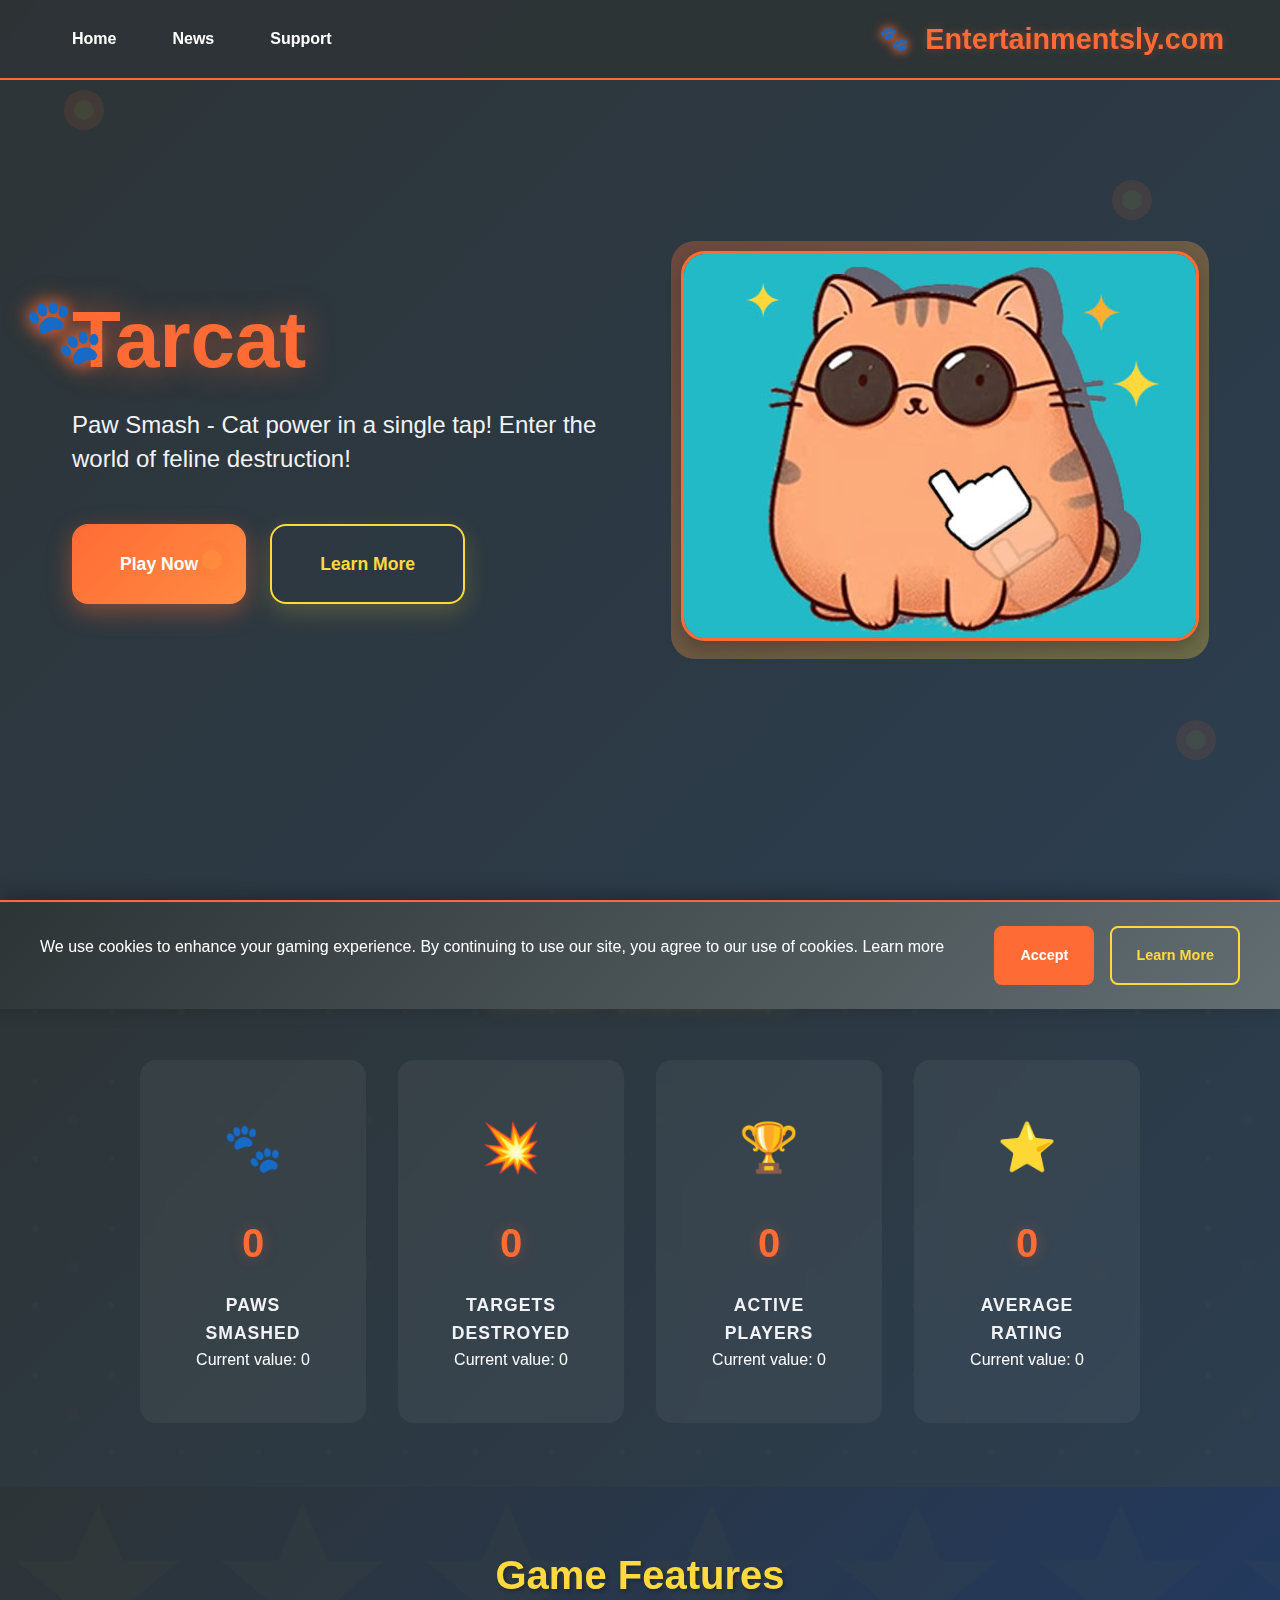
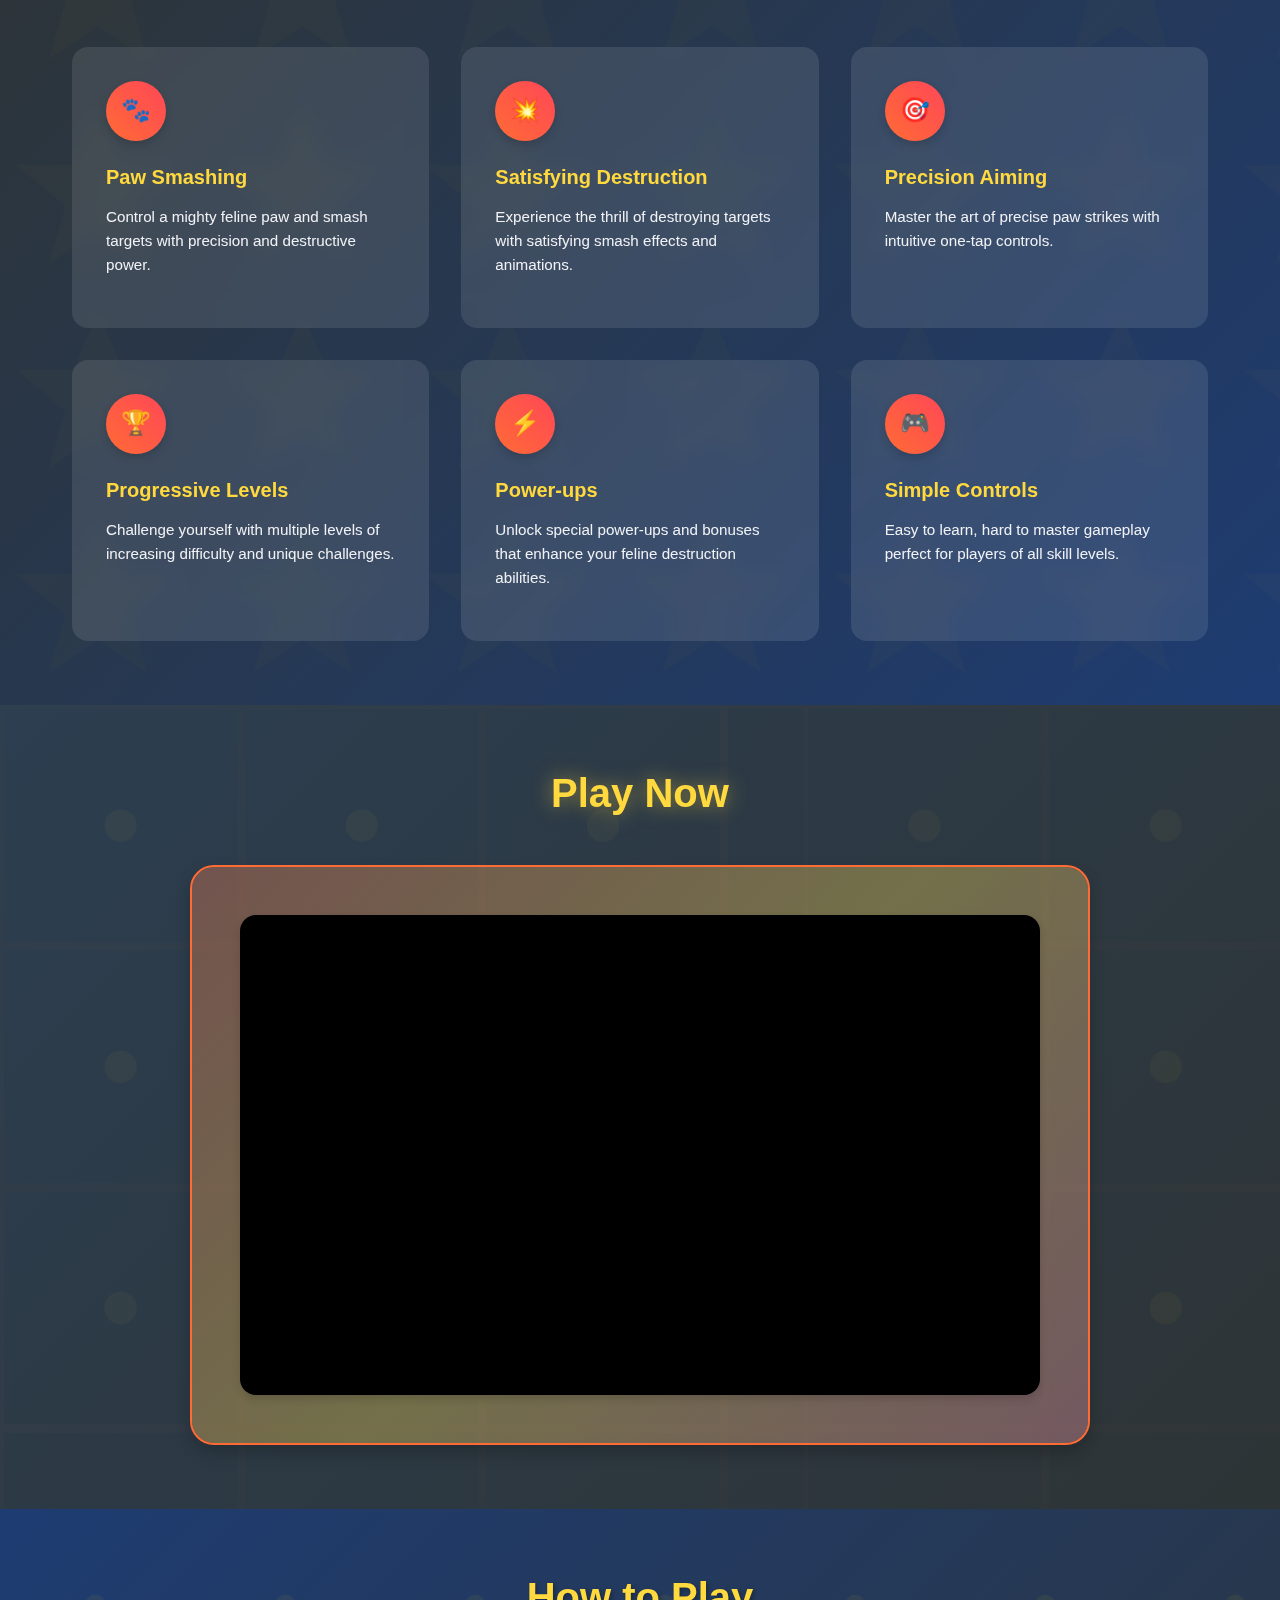
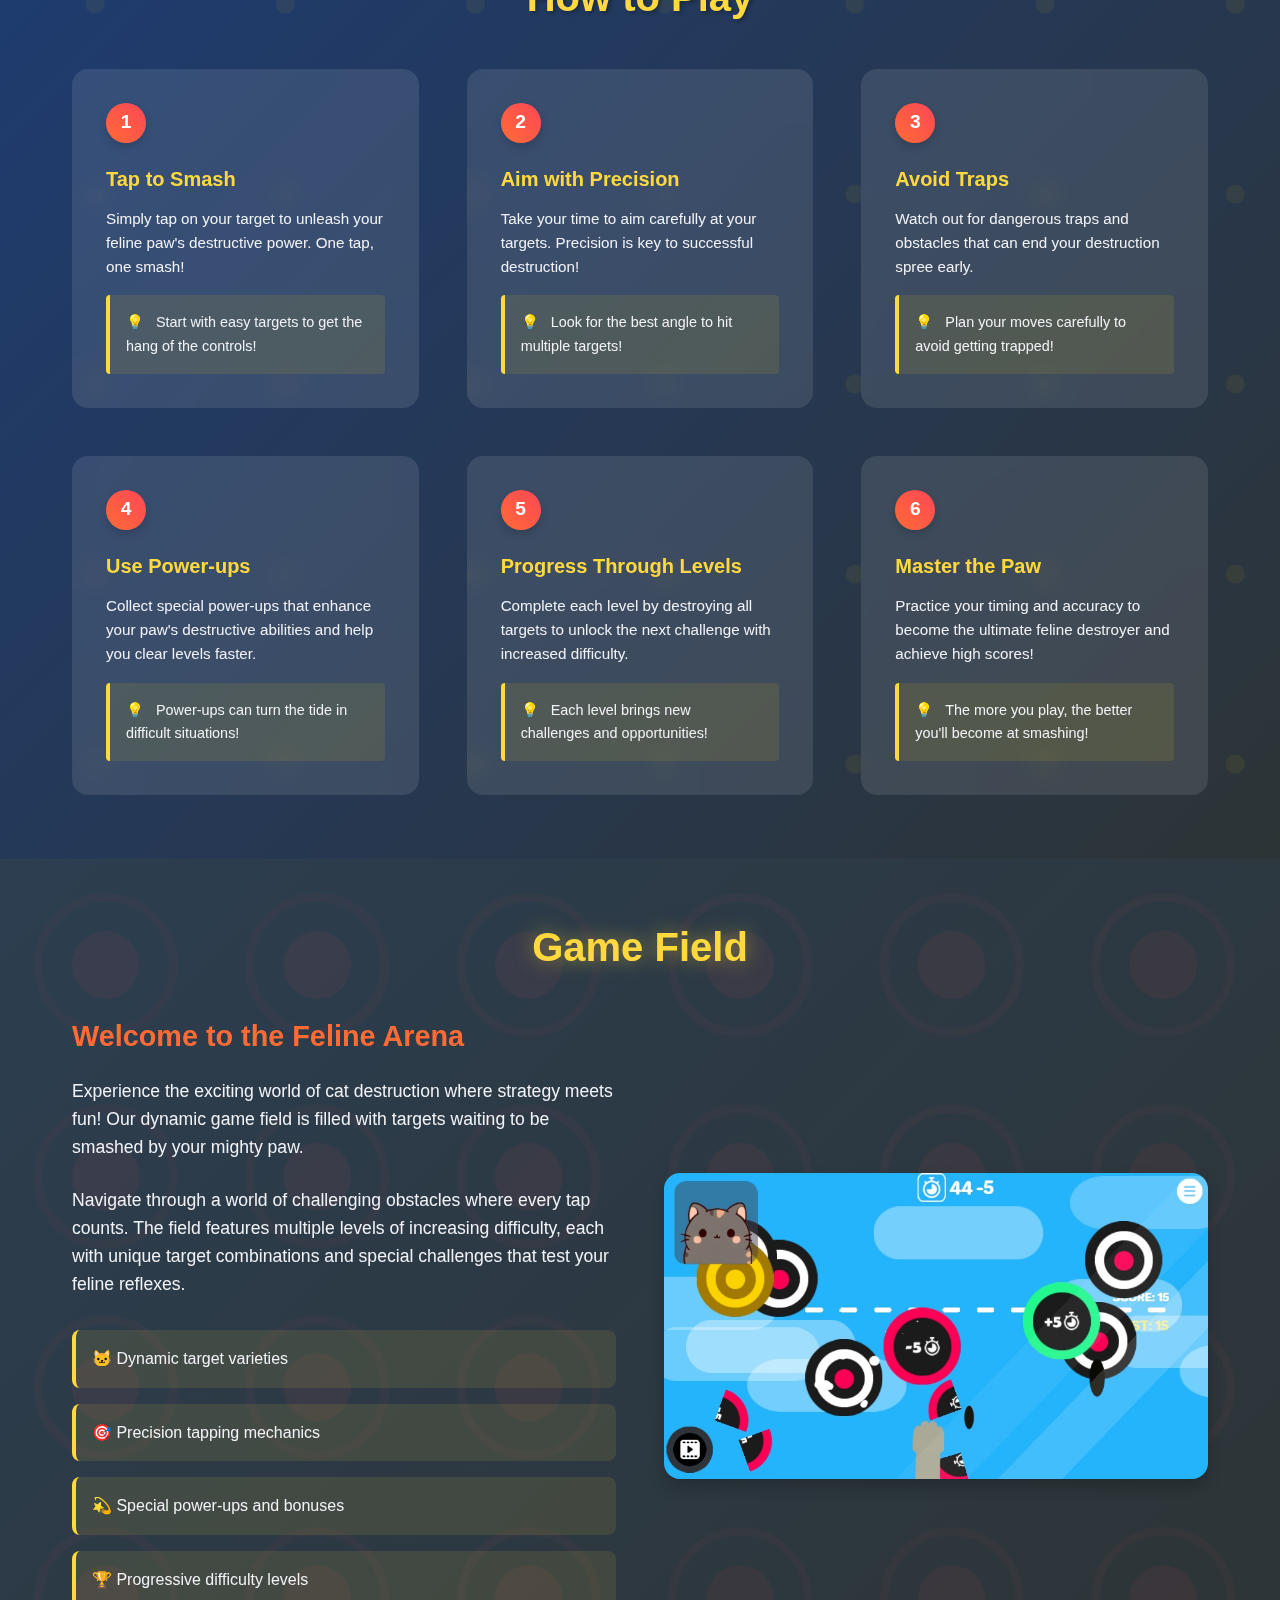
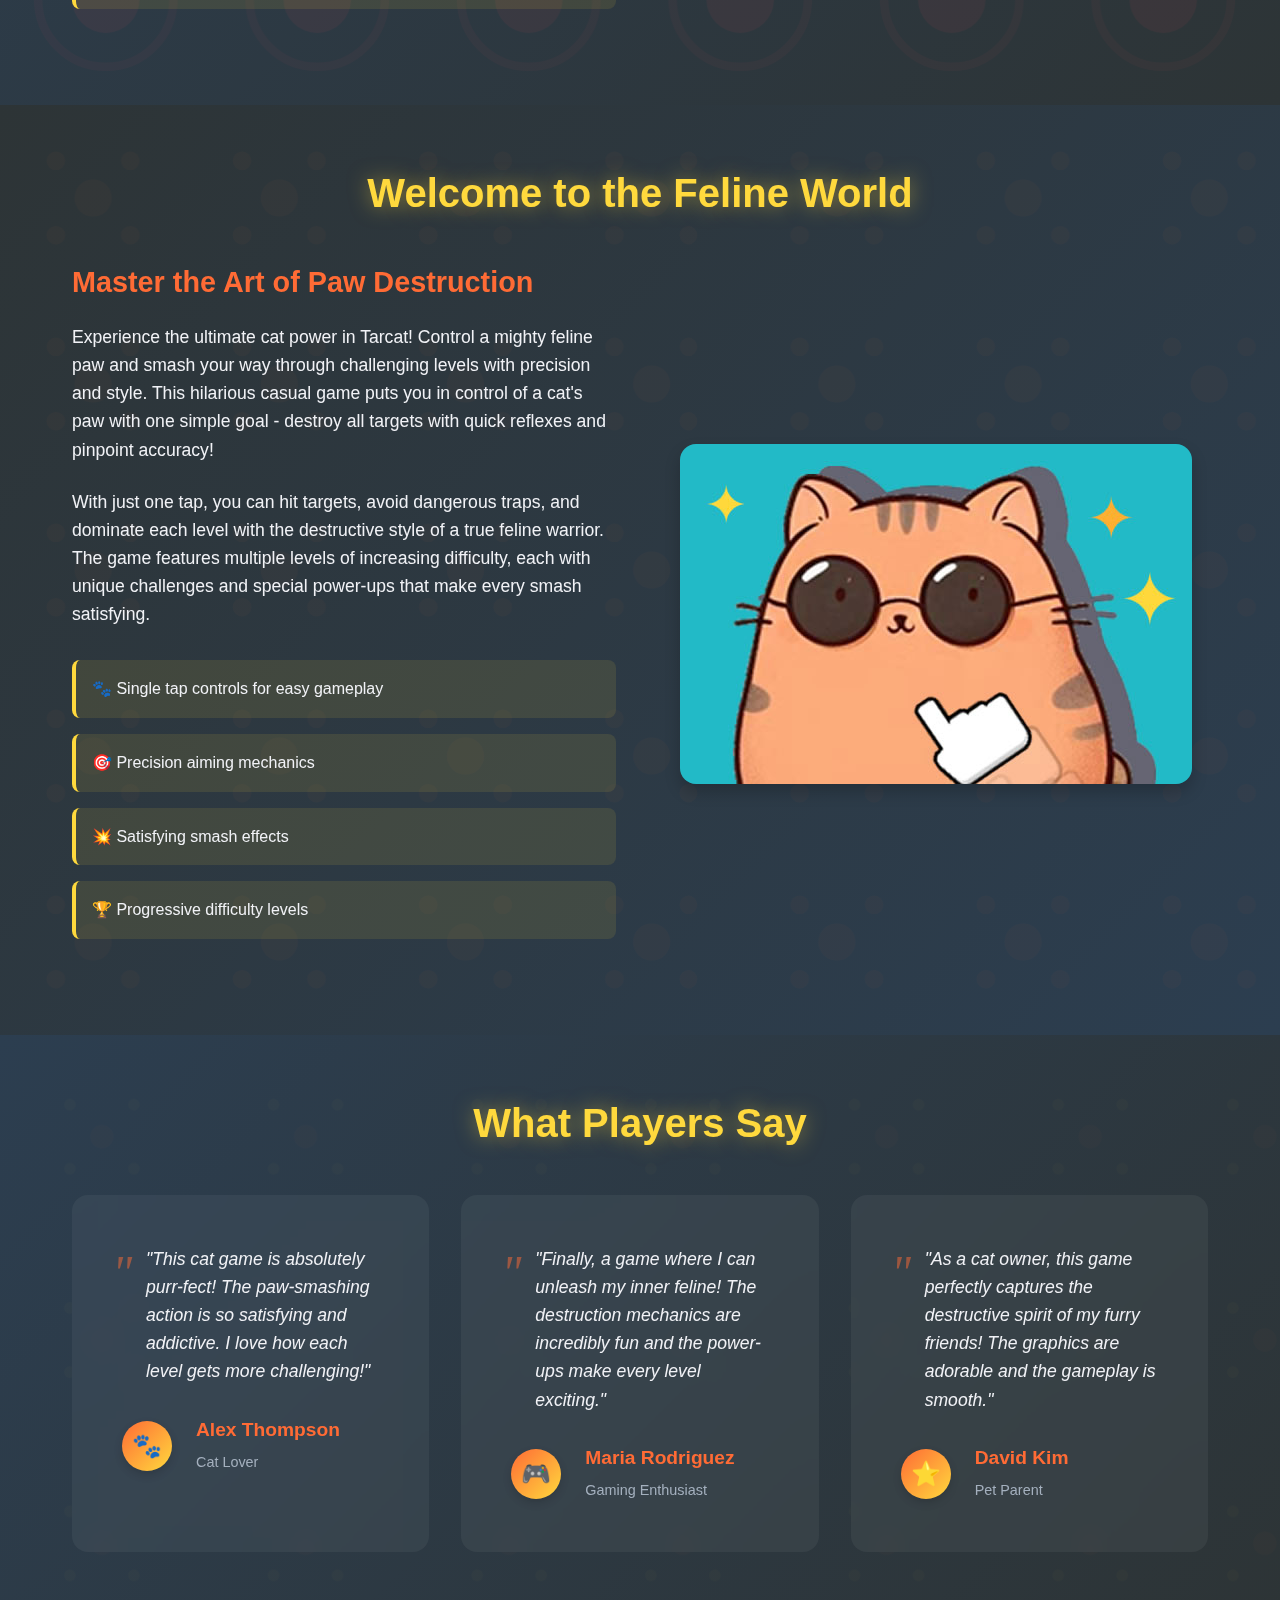
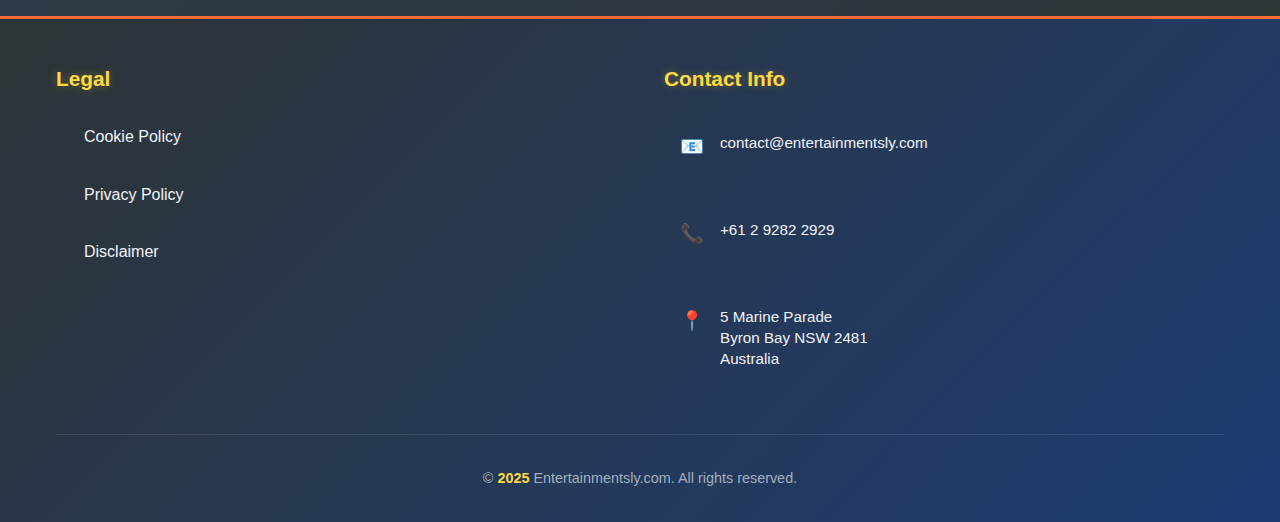
<file: index.html>
<!DOCTYPE html>
<html lang="en">
  <head>
    <meta charset="UTF-8" />
    <meta name="viewport" content="width=device-width, initial-scale=1.0" />
    <meta
      name="description"
      content="Paw Smash - Cat power in a single tap! Enter the world of feline destruction with Tarcat, a hilarious casual game where you control a cats paw! Your goal? Smash all targets with quick reflexes and pinpoint accuracy! With just one tap, hit targets, avoid traps, and dominate each level with the style of a true feline destroyer."
    />
    <meta name="keywords" content="Casual, Cat, Fun, Funny, Hypercasual" />
    <title>Entertainmentsly.com - Tarcat Cat Paw Smash Game</title>
    <link rel="icon" type="image/jpeg" href="./pictures/Tarcat512.jpg" />
    <link rel="stylesheet" href="./css/main.css" />
    <link rel="stylesheet" href="./css/cookie-banner.css" />
    <link rel="stylesheet" href="./css/header.css" />
    <link rel="stylesheet" href="./css/footer.css" />
    <link rel="stylesheet" href="./css/hero.css" />
    <link rel="stylesheet" href="./css/game-section.css" />
    <link rel="stylesheet" href="./css/features.css" />
    <link rel="stylesheet" href="./css/how-to-play.css" />
    <link rel="stylesheet" href="./css/field.css" />
    <link rel="stylesheet" href="./css/screenshots.css" />
    <link rel="stylesheet" href="./css/statistics.css" />
    <link rel="stylesheet" href="./css/testimonials.css" />
    <link rel="stylesheet" href="./css/reviews.css" />
  </head>
  <body>
    <div id="header-container"></div>

    <main>
      <section id="hero-section" class="hero-section">
        <div class="hero-background">
          <div class="hero-content">
            <div class="hero-text">
              <h1 class="hero-title">Tarcat</h1>
              <p class="hero-subtitle">
                Paw Smash - Cat power in a single tap! Enter the world of feline
                destruction!
              </p>
              <div class="hero-buttons">
                <a href="#game-section" class="hero-btn primary">Play Now</a>
                <a href="#features-section" class="hero-btn secondary"
                  >Learn More</a
                >
              </div>
            </div>
            <div class="hero-visual">
              <div class="hero-image">
                <img
                  src="./pictures/Tarcat-hero.jpg"
                  alt="Tarcat Cat Paw Smash Game"
                />
              </div>
            </div>
          </div>
        </div>
      </section>

      <section id="statistics-section" class="statistics-section">
        <div class="container">
          <h2>Game Statistics</h2>
          <div class="statistics-grid">
            <div class="stat-item fade-in">
              <div class="stat-icon">🐾</div>
              <div class="stat-number" data-target="1000000">0</div>
              <div class="stat-label">Paws Smashed</div>
            </div>
            <div class="stat-item fade-in">
              <div class="stat-icon">💥</div>
              <div class="stat-number" data-target="500000">0</div>
              <div class="stat-label">Targets Destroyed</div>
            </div>
            <div class="stat-item fade-in">
              <div class="stat-icon">🏆</div>
              <div class="stat-number" data-target="10000">0</div>
              <div class="stat-label">Active Players</div>
            </div>
            <div class="stat-item fade-in">
              <div class="stat-icon">⭐</div>
              <div class="stat-number" data-target="4.8">0</div>
              <div class="stat-label">Average Rating</div>
            </div>
          </div>
        </div>
      </section>

      <section id="features-section" class="features-section">
        <div class="container">
          <h2>Game Features</h2>
          <div class="features-grid" id="features-container">
            <!-- Features will be loaded from JSON -->
          </div>
        </div>
      </section>

      <section id="game-section" class="game-section">
        <div class="container">
          <h2>Play Now</h2>
          <div class="game-frame">
            <iframe
              src="https://html5.gamemonetize.co/ap5q4zpk7u6jxh8yyofvmczo413jlfcd/"
              width="854"
              height="480"
              scrolling="none"
              frameborder="0"
              title="Tarcat Cat Paw Smash Game"
            >
            </iframe>
          </div>
        </div>
      </section>

      <section id="how-to-play-section" class="how-to-play-section">
        <div class="container">
          <h2>How to Play</h2>
          <div class="how-to-play-content" id="how-to-play-container">
            <!-- Content will be loaded from JSON -->
          </div>
        </div>
      </section>

      <section id="field-section" class="field-section">
        <div class="container">
          <h2>Game Field</h2>
          <div class="field-content">
            <div class="field-text">
              <h3>Welcome to the Feline Arena</h3>
              <p>
                Experience the exciting world of cat destruction where strategy
                meets fun! Our dynamic game field is filled with targets waiting
                to be smashed by your mighty paw.
              </p>
              <p>
                Navigate through a world of challenging obstacles where every
                tap counts. The field features multiple levels of increasing
                difficulty, each with unique target combinations and special
                challenges that test your feline reflexes.
              </p>
              <ul class="field-features">
                <li>🐱 Dynamic target varieties</li>
                <li>🎯 Precision tapping mechanics</li>
                <li>💫 Special power-ups and bonuses</li>
                <li>🏆 Progressive difficulty levels</li>
              </ul>
            </div>
            <div class="field-image">
              <img src="./pictures/Tarcat-sect2.jpg" alt="Game Field" />
            </div>
          </div>
        </div>
      </section>

      <section id="game-overview-section" class="game-overview-section">
        <div class="container">
          <h2>Welcome to the Feline World</h2>
          <div class="overview-content">
            <div class="overview-text">
              <h3>Master the Art of Paw Destruction</h3>
              <p>
                Experience the ultimate cat power in Tarcat! Control a mighty
                feline paw and smash your way through challenging levels with
                precision and style. This hilarious casual game puts you in
                control of a cat's paw with one simple goal - destroy all
                targets with quick reflexes and pinpoint accuracy!
              </p>
              <p>
                With just one tap, you can hit targets, avoid dangerous traps,
                and dominate each level with the destructive style of a true
                feline warrior. The game features multiple levels of increasing
                difficulty, each with unique challenges and special power-ups
                that make every smash satisfying.
              </p>
              <ul class="overview-features">
                <li>🐾 Single tap controls for easy gameplay</li>
                <li>🎯 Precision aiming mechanics</li>
                <li>💥 Satisfying smash effects</li>
                <li>🏆 Progressive difficulty levels</li>
              </ul>
            </div>
            <div class="overview-image">
              <img
                src="./pictures/Tarcat-sect1.jpg"
                alt="Tarcat Game Overview"
              />
            </div>
          </div>
        </div>
      </section>

      <section id="testimonials-section" class="testimonials-section">
        <div class="container">
          <h2>What Players Say</h2>
          <div class="testimonials-grid">
            <div class="testimonial-item fade-in">
              <div class="testimonial-content">
                <p>
                  "This cat game is absolutely purr-fect! The paw-smashing
                  action is so satisfying and addictive. I love how each level
                  gets more challenging!"
                </p>
                <div class="testimonial-author">
                  <div class="author-avatar">🐾</div>
                  <div class="author-info">
                    <h4>Alex Thompson</h4>
                    <span>Cat Lover</span>
                  </div>
                </div>
              </div>
            </div>
            <div class="testimonial-item fade-in">
              <div class="testimonial-content">
                <p>
                  "Finally, a game where I can unleash my inner feline! The
                  destruction mechanics are incredibly fun and the power-ups
                  make every level exciting."
                </p>
                <div class="testimonial-author">
                  <div class="author-avatar">🎮</div>
                  <div class="author-info">
                    <h4>Maria Rodriguez</h4>
                    <span>Gaming Enthusiast</span>
                  </div>
                </div>
              </div>
            </div>
            <div class="testimonial-item fade-in">
              <div class="testimonial-content">
                <p>
                  "As a cat owner, this game perfectly captures the destructive
                  spirit of my furry friends! The graphics are adorable and the
                  gameplay is smooth."
                </p>
                <div class="testimonial-author">
                  <div class="author-avatar">⭐</div>
                  <div class="author-info">
                    <h4>David Kim</h4>
                    <span>Pet Parent</span>
                  </div>
                </div>
              </div>
            </div>
          </div>
        </div>
      </section>
    </main>

    <div id="footer-container"></div>

    <script src="./js/main.js"></script>
    <script src="./js/cookie-banner.js"></script>
    <script src="./js/header.js"></script>
    <script src="./js/footer.js"></script>
    <script src="./js/hero.js"></script>
    <script src="./js/game-section.js"></script>
    <script src="./js/features.js"></script>
    <script src="./js/how-to-play.js"></script>
    <script src="./js/field.js"></script>
    <script src="./js/screenshots.js"></script>
    <script src="./js/statistics.js"></script>
    <script src="./js/testimonials.js"></script>
    <script src="./js/reviews.js"></script>
  </body>
</html>
</file>
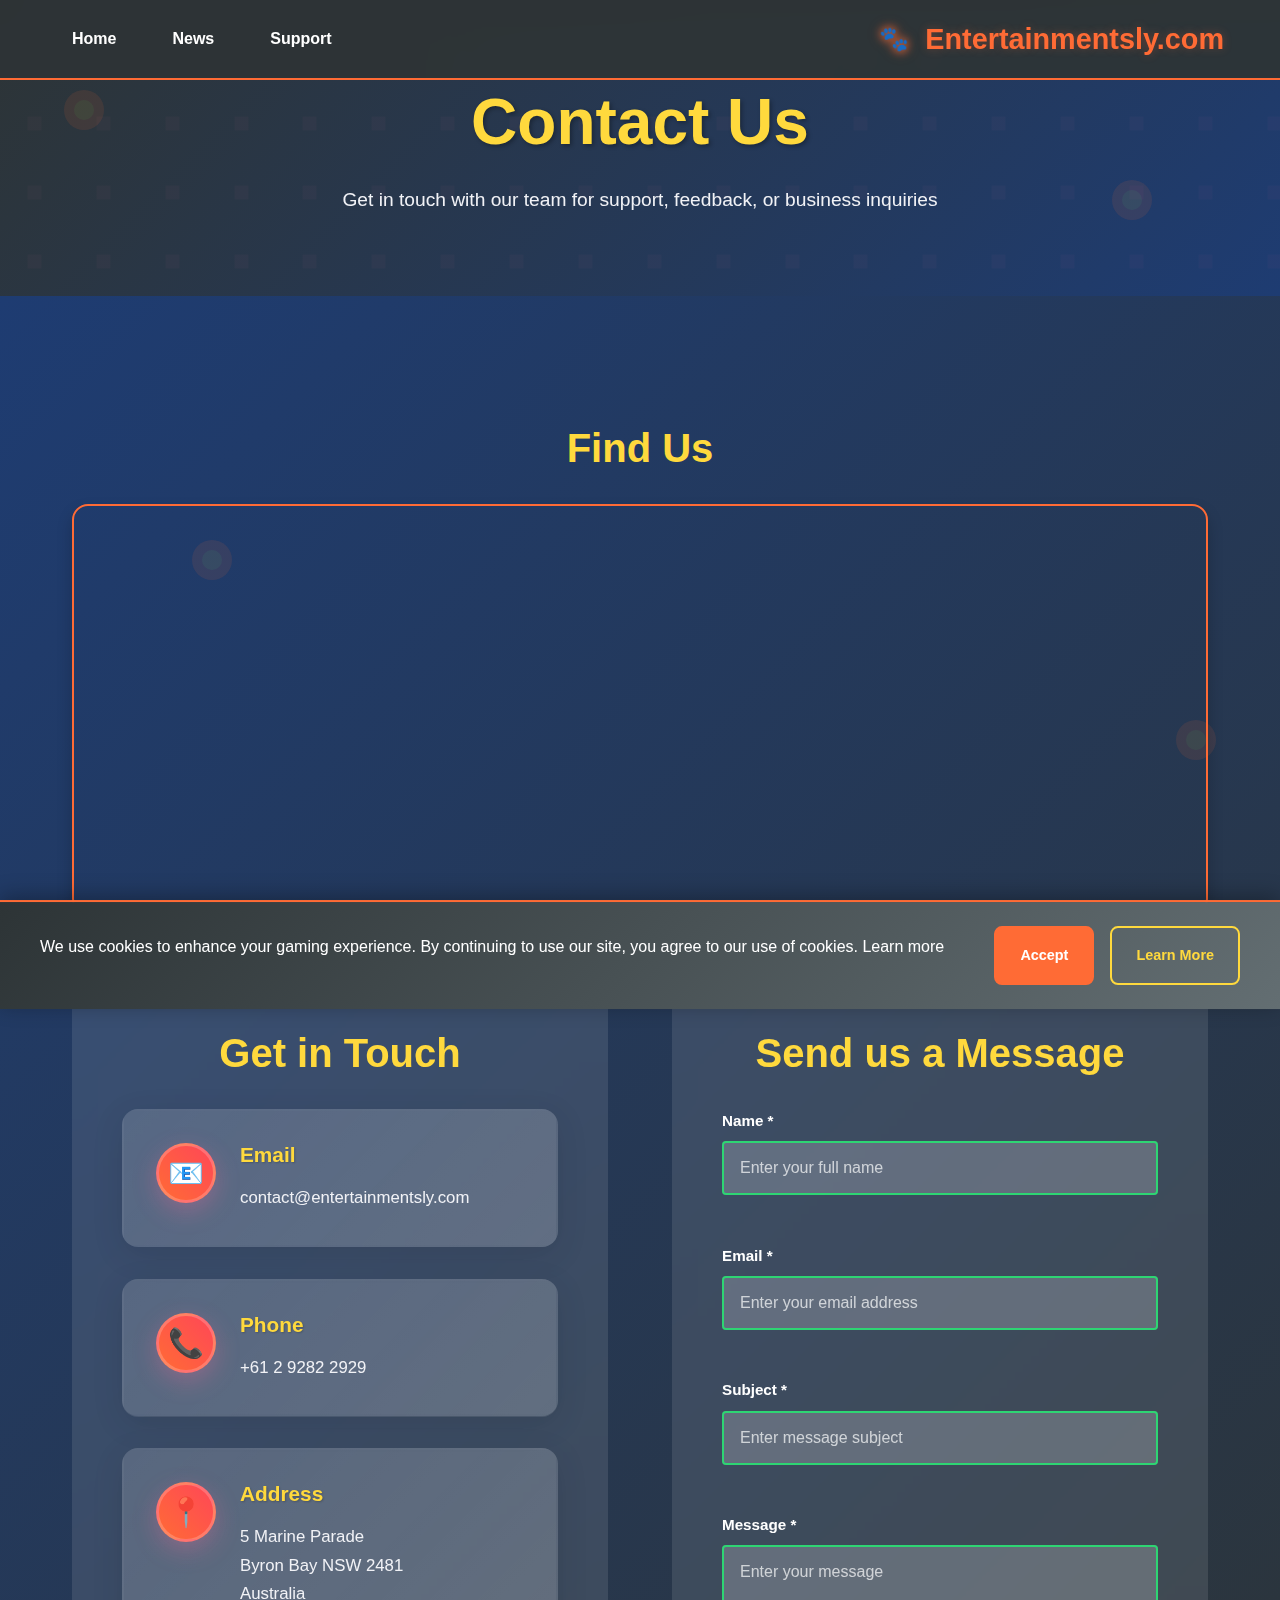
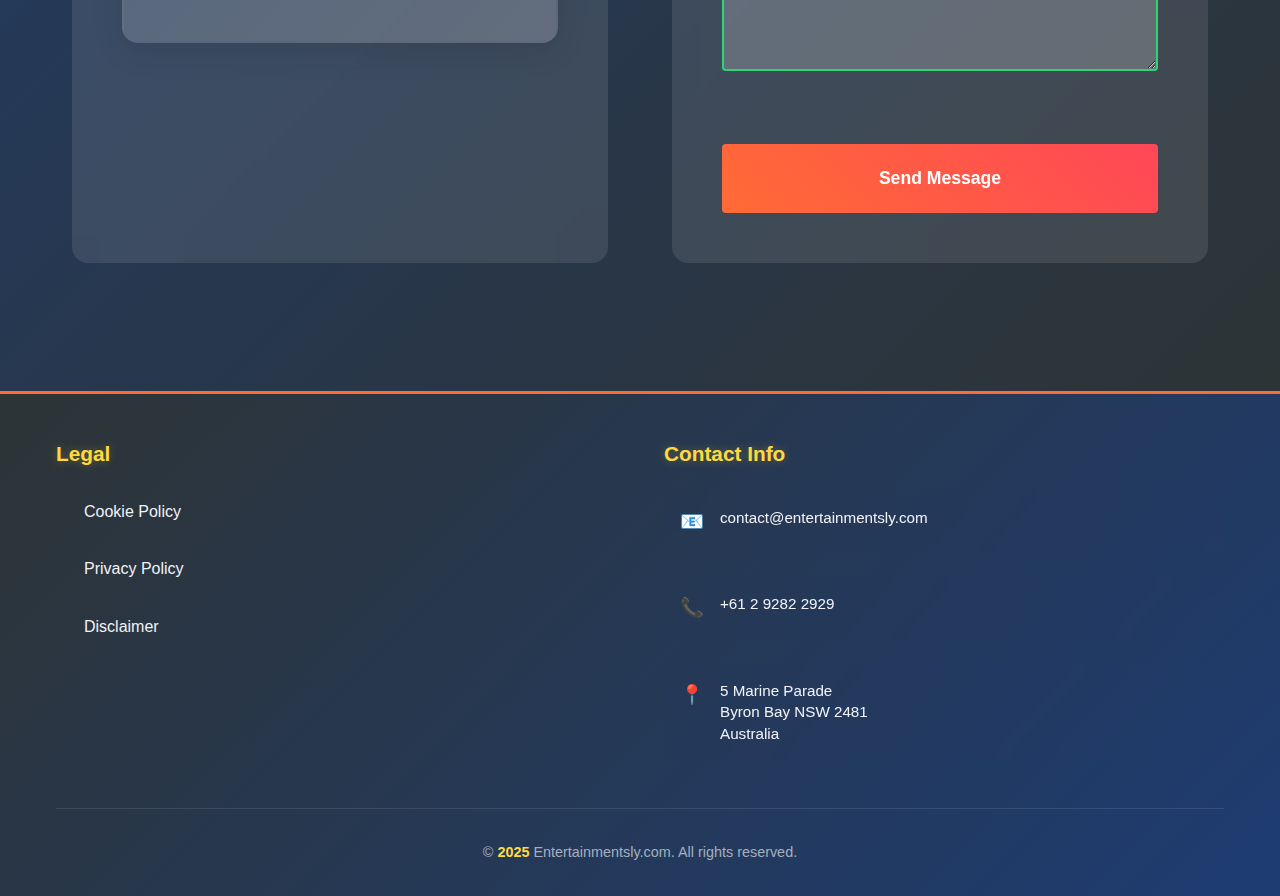
<file: tarcat-contacts.html>
<!DOCTYPE html>
<html lang="en">
  <head>
    <meta charset="UTF-8" />
    <meta name="viewport" content="width=device-width, initial-scale=1.0" />
    <meta
      name="description"
      content="Contact Tarcat - Get in touch with our team for support, feedback, or business inquiries. Located in Byron Bay, Australia."
    />
    <meta
      name="keywords"
      content="Contact, Tarcat, Support, Byron Bay, Australia"
    />
    <title>Entertainmentsly.com - Contact</title>
    <link rel="icon" type="image/jpeg" href="./pictures/Tarcat512.jpg" />
    <link rel="stylesheet" href="./css/main.css" />
    <link rel="stylesheet" href="./css/cookie-banner.css" />
    <link rel="stylesheet" href="./css/header.css" />
    <link rel="stylesheet" href="./css/footer.css" />
    <link rel="stylesheet" href="./css/contacts.css" />
  </head>
  <body>
    <div id="header-container"></div>

    <main>
      <section class="contact-hero">
        <div class="container">
          <h1>Contact Us</h1>
          <p>
            Get in touch with our team for support, feedback, or business
            inquiries
          </p>
        </div>
      </section>

      <section class="contact-content">
        <div class="container">
          <div class="map-section">
            <h2>Find Us</h2>
            <div class="map-container">
              <iframe
                src="https://www.google.com/maps/embed?pb=!1m18!1m12!1m3!1d3516.1234567890123!2d153.6167!3d-28.6474!2m3!1f0!2f0!3f0!3m2!1i1024!2i768!4f13.1!3m3!1m2!1s0x6b906d0c0b0b0b0b%3A0x0b0b0b0b0b0b0b0b!2s5+Marine+Parade%2C+Byron+Bay+NSW+2481%2C+Australia!5e0!3m2!1sen!2sau!4v1234567890123"
                width="100%"
                height="450"
                style="border: 0"
                allowfullscreen=""
                loading="lazy"
                referrerpolicy="no-referrer-when-downgrade"
                title="Our Location in Byron Bay"
              ></iframe>
            </div>
          </div>

          <div class="contact-grid">
            <div class="contact-info">
              <h2>Get in Touch</h2>
              <div class="contact-details">
                <div class="contact-item">
                  <div class="contact-icon">📧</div>
                  <div class="contact-text">
                    <h3>Email</h3>
                    <p>contact@entertainmentsly.com</p>
                  </div>
                </div>
                <div class="contact-item">
                  <div class="contact-icon">📞</div>
                  <div class="contact-text">
                    <h3>Phone</h3>
                    <p>+61 2 9282 2929</p>
                  </div>
                </div>
                <div class="contact-item">
                  <div class="contact-icon">📍</div>
                  <div class="contact-text">
                    <h3>Address</h3>
                    <p>
                      5 Marine Parade<br />
                      Byron Bay NSW 2481<br />
                      Australia
                    </p>
                  </div>
                </div>
              </div>
            </div>

            <div class="contact-form-section">
              <h2>Send us a Message</h2>
              <form
                class="contact-form"
                id="contact-form"
                action="javascript:void(0);"
              >
                <div class="form-group">
                  <label for="name">Name *</label>
                  <input
                    type="text"
                    id="name"
                    name="name"
                    placeholder="Enter your full name"
                  />
                  <span class="error-message" id="name-error"></span>
                </div>

                <div class="form-group">
                  <label for="email">Email *</label>
                  <input
                    type="email"
                    id="email"
                    name="email"
                    placeholder="Enter your email address"
                  />
                  <span class="error-message" id="email-error"></span>
                </div>

                <div class="form-group">
                  <label for="subject">Subject *</label>
                  <input
                    type="text"
                    id="subject"
                    name="subject"
                    placeholder="Enter message subject"
                  />
                  <span class="error-message" id="subject-error"></span>
                </div>

                <div class="form-group">
                  <label for="message">Message *</label>
                  <textarea
                    id="message"
                    name="message"
                    rows="5"
                    placeholder="Enter your message"
                  ></textarea>
                  <span class="error-message" id="message-error"></span>
                </div>

                <button type="submit" class="submit-btn">Send Message</button>
              </form>
            </div>
          </div>
        </div>
      </section>
    </main>

    <div id="footer-container"></div>

    <script src="./js/main.js"></script>
    <script src="./js/cookie-banner.js"></script>
    <script src="./js/header.js"></script>
    <script src="./js/footer.js"></script>
    <script src="./js/contacts.js"></script>
  </body>
</html>
</file>
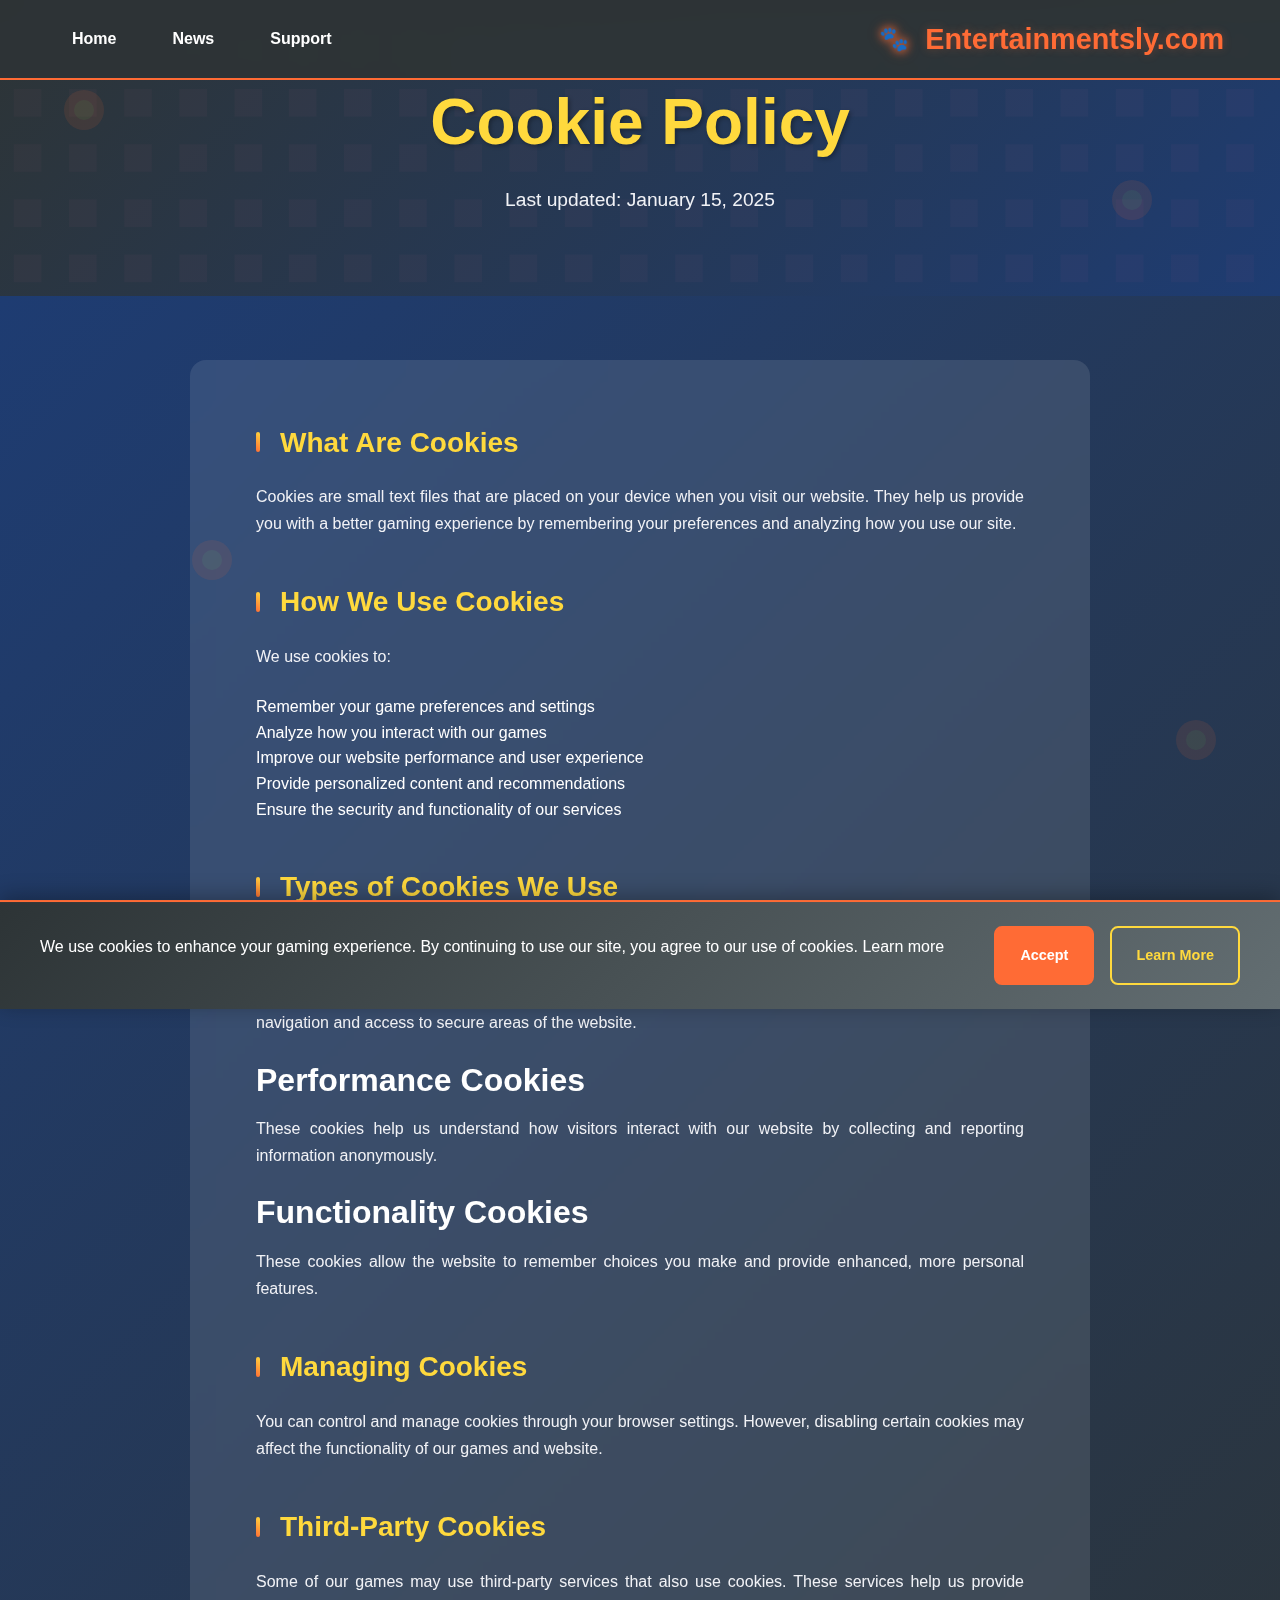
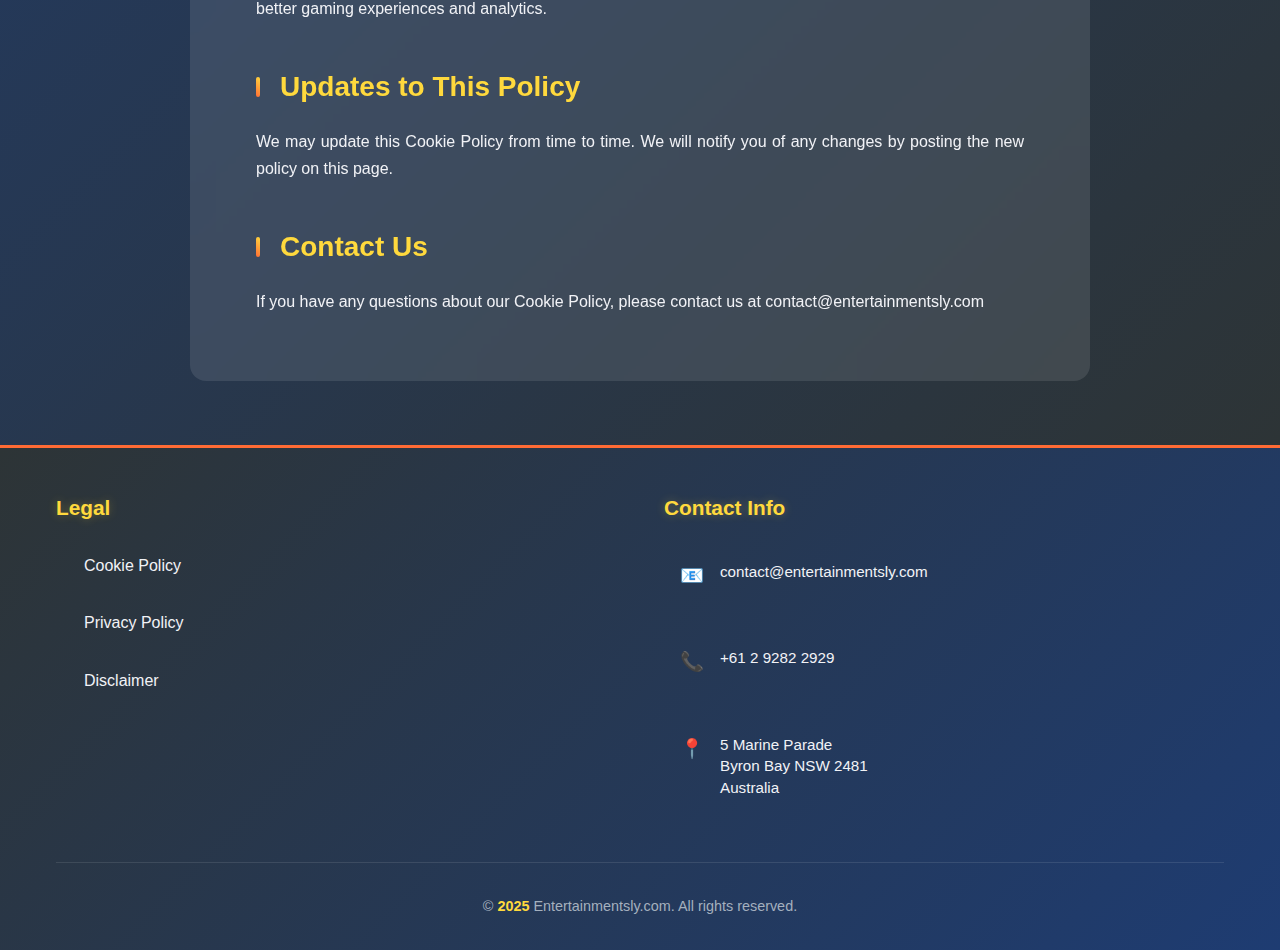
<file: tarcat-cookies.html>
<!DOCTYPE html>
<html lang="en">
  <head>
    <meta charset="UTF-8" />
    <meta name="viewport" content="width=device-width, initial-scale=1.0" />
    <meta
      name="description"
      content="Cookie Policy for Tarcat - Learn how we use cookies to enhance your gaming experience on Entertainmentsly.com"
    />
    <meta
      name="keywords"
      content="Cookie Policy, Tarcat, Privacy, Cookies, Gaming"
    />
    <title>Entertainmentsly.com - Cookie Policy</title>
    <link rel="icon" type="image/jpeg" href="./pictures/Tarcat512.jpg" />
    <link rel="stylesheet" href="./css/main.css" />
    <link rel="stylesheet" href="./css/cookie-banner.css" />
    <link rel="stylesheet" href="./css/header.css" />
    <link rel="stylesheet" href="./css/footer.css" />
    <link rel="stylesheet" href="./css/legal.css" />
  </head>
  <body>
    <div id="header-container"></div>

    <main>
      <section class="legal-hero">
        <div class="container">
          <h1>Cookie Policy</h1>
          <p>Last updated: January 15, 2025</p>
        </div>
      </section>

      <section class="legal-content">
        <div class="container">
          <div class="legal-text">
            <h2>What Are Cookies</h2>
            <p>
              Cookies are small text files that are placed on your device when
              you visit our website. They help us provide you with a better
              gaming experience by remembering your preferences and analyzing
              how you use our site.
            </p>

            <h2>How We Use Cookies</h2>
            <p>We use cookies to:</p>
            <ul>
              <li>Remember your game preferences and settings</li>
              <li>Analyze how you interact with our games</li>
              <li>Improve our website performance and user experience</li>
              <li>Provide personalized content and recommendations</li>
              <li>Ensure the security and functionality of our services</li>
            </ul>

            <h2>Types of Cookies We Use</h2>

            <h3>Essential Cookies</h3>
            <p>
              These cookies are necessary for the website to function properly.
              They enable basic functions like page navigation and access to
              secure areas of the website.
            </p>

            <h3>Performance Cookies</h3>
            <p>
              These cookies help us understand how visitors interact with our
              website by collecting and reporting information anonymously.
            </p>

            <h3>Functionality Cookies</h3>
            <p>
              These cookies allow the website to remember choices you make and
              provide enhanced, more personal features.
            </p>

            <h2>Managing Cookies</h2>
            <p>
              You can control and manage cookies through your browser settings.
              However, disabling certain cookies may affect the functionality of
              our games and website.
            </p>

            <h2>Third-Party Cookies</h2>
            <p>
              Some of our games may use third-party services that also use
              cookies. These services help us provide better gaming experiences
              and analytics.
            </p>

            <h2>Updates to This Policy</h2>
            <p>
              We may update this Cookie Policy from time to time. We will notify
              you of any changes by posting the new policy on this page.
            </p>

            <h2>Contact Us</h2>
            <p>
              If you have any questions about our Cookie Policy, please contact
              us at contact@entertainmentsly.com
            </p>
          </div>
        </div>
      </section>
    </main>

    <div id="footer-container"></div>

    <script src="./js/main.js"></script>
    <script src="./js/cookie-banner.js"></script>
    <script src="./js/header.js"></script>
    <script src="./js/footer.js"></script>
  </body>
</html>
</file>
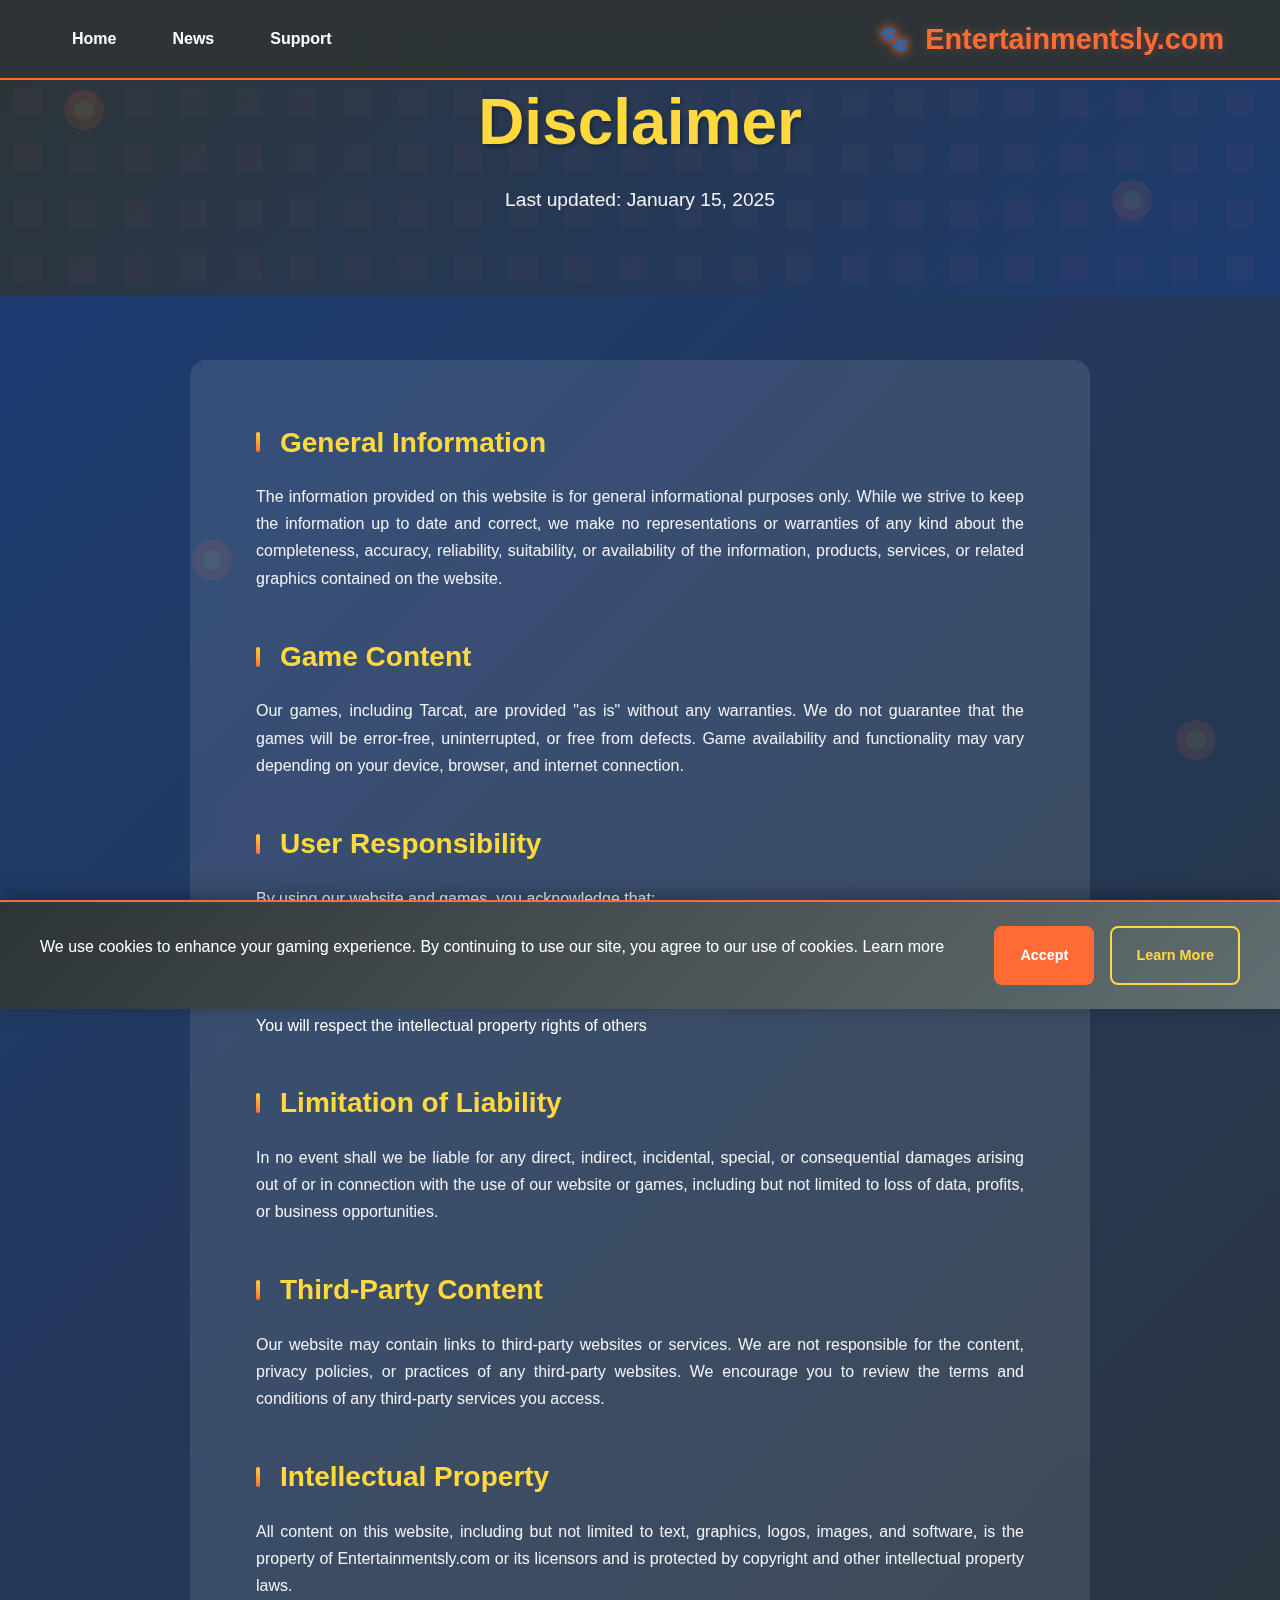
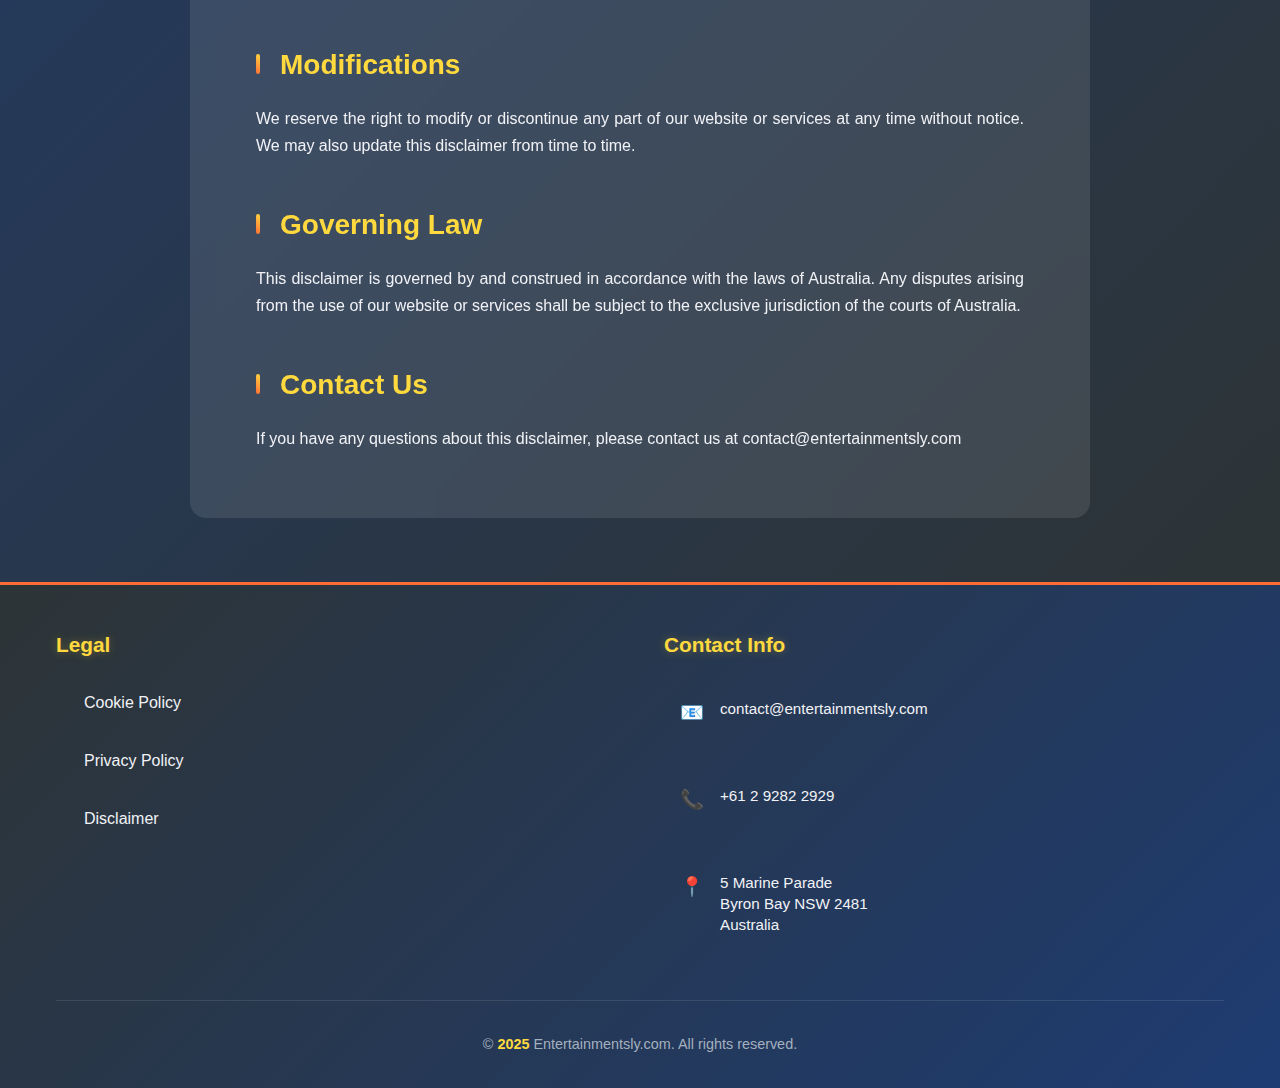
<file: tarcat-disclaimer.html>
<!DOCTYPE html>
<html lang="en">
  <head>
    <meta charset="UTF-8" />
    <meta name="viewport" content="width=device-width, initial-scale=1.0" />
    <meta
      name="description"
      content="Disclaimer for Tarcat - Important legal information about using our gaming services on Entertainmentsly.com"
    />
    <meta
      name="keywords"
      content="Disclaimer, Tarcat, Legal Information, Gaming Terms, Website Usage"
    />
    <title>Entertainmentsly.com - Disclaimer</title>
    <link rel="icon" type="image/jpeg" href="./pictures/Tarcat512.jpg" />
    <link rel="stylesheet" href="./css/main.css" />
    <link rel="stylesheet" href="./css/cookie-banner.css" />
    <link rel="stylesheet" href="./css/header.css" />
    <link rel="stylesheet" href="./css/footer.css" />
    <link rel="stylesheet" href="./css/legal.css" />
  </head>
  <body>
    <div id="header-container"></div>

    <main>
      <section class="legal-hero">
        <div class="container">
          <h1>Disclaimer</h1>
          <p>Last updated: January 15, 2025</p>
        </div>
      </section>

      <section class="legal-content">
        <div class="container">
          <div class="legal-text">
            <h2>General Information</h2>
            <p>
              The information provided on this website is for general
              informational purposes only. While we strive to keep the
              information up to date and correct, we make no representations or
              warranties of any kind about the completeness, accuracy,
              reliability, suitability, or availability of the information,
              products, services, or related graphics contained on the website.
            </p>

            <h2>Game Content</h2>
            <p>
              Our games, including Tarcat, are provided "as is" without any
              warranties. We do not guarantee that the games will be error-free,
              uninterrupted, or free from defects. Game availability and
              functionality may vary depending on your device, browser, and
              internet connection.
            </p>

            <h2>User Responsibility</h2>
            <p>By using our website and games, you acknowledge that:</p>
            <ul>
              <li>You use the services at your own risk</li>
              <li>
                You are responsible for maintaining the security of your device
              </li>
              <li>
                You will not use our services for any illegal or harmful
                purposes
              </li>
              <li>
                You will respect the intellectual property rights of others
              </li>
            </ul>

            <h2>Limitation of Liability</h2>
            <p>
              In no event shall we be liable for any direct, indirect,
              incidental, special, or consequential damages arising out of or in
              connection with the use of our website or games, including but not
              limited to loss of data, profits, or business opportunities.
            </p>

            <h2>Third-Party Content</h2>
            <p>
              Our website may contain links to third-party websites or services.
              We are not responsible for the content, privacy policies, or
              practices of any third-party websites. We encourage you to review
              the terms and conditions of any third-party services you access.
            </p>

            <h2>Intellectual Property</h2>
            <p>
              All content on this website, including but not limited to text,
              graphics, logos, images, and software, is the property of
              Entertainmentsly.com or its licensors and is protected by
              copyright and other intellectual property laws.
            </p>

            <h2>Modifications</h2>
            <p>
              We reserve the right to modify or discontinue any part of our
              website or services at any time without notice. We may also update
              this disclaimer from time to time.
            </p>

            <h2>Governing Law</h2>
            <p>
              This disclaimer is governed by and construed in accordance with
              the laws of Australia. Any disputes arising from the use of our
              website or services shall be subject to the exclusive jurisdiction
              of the courts of Australia.
            </p>

            <h2>Contact Us</h2>
            <p>
              If you have any questions about this disclaimer, please contact us
              at contact@entertainmentsly.com
            </p>
          </div>
        </div>
      </section>
    </main>

    <div id="footer-container"></div>

    <script src="./js/main.js"></script>
    <script src="./js/cookie-banner.js"></script>
    <script src="./js/header.js"></script>
    <script src="./js/footer.js"></script>
  </body>
</html>
</file>
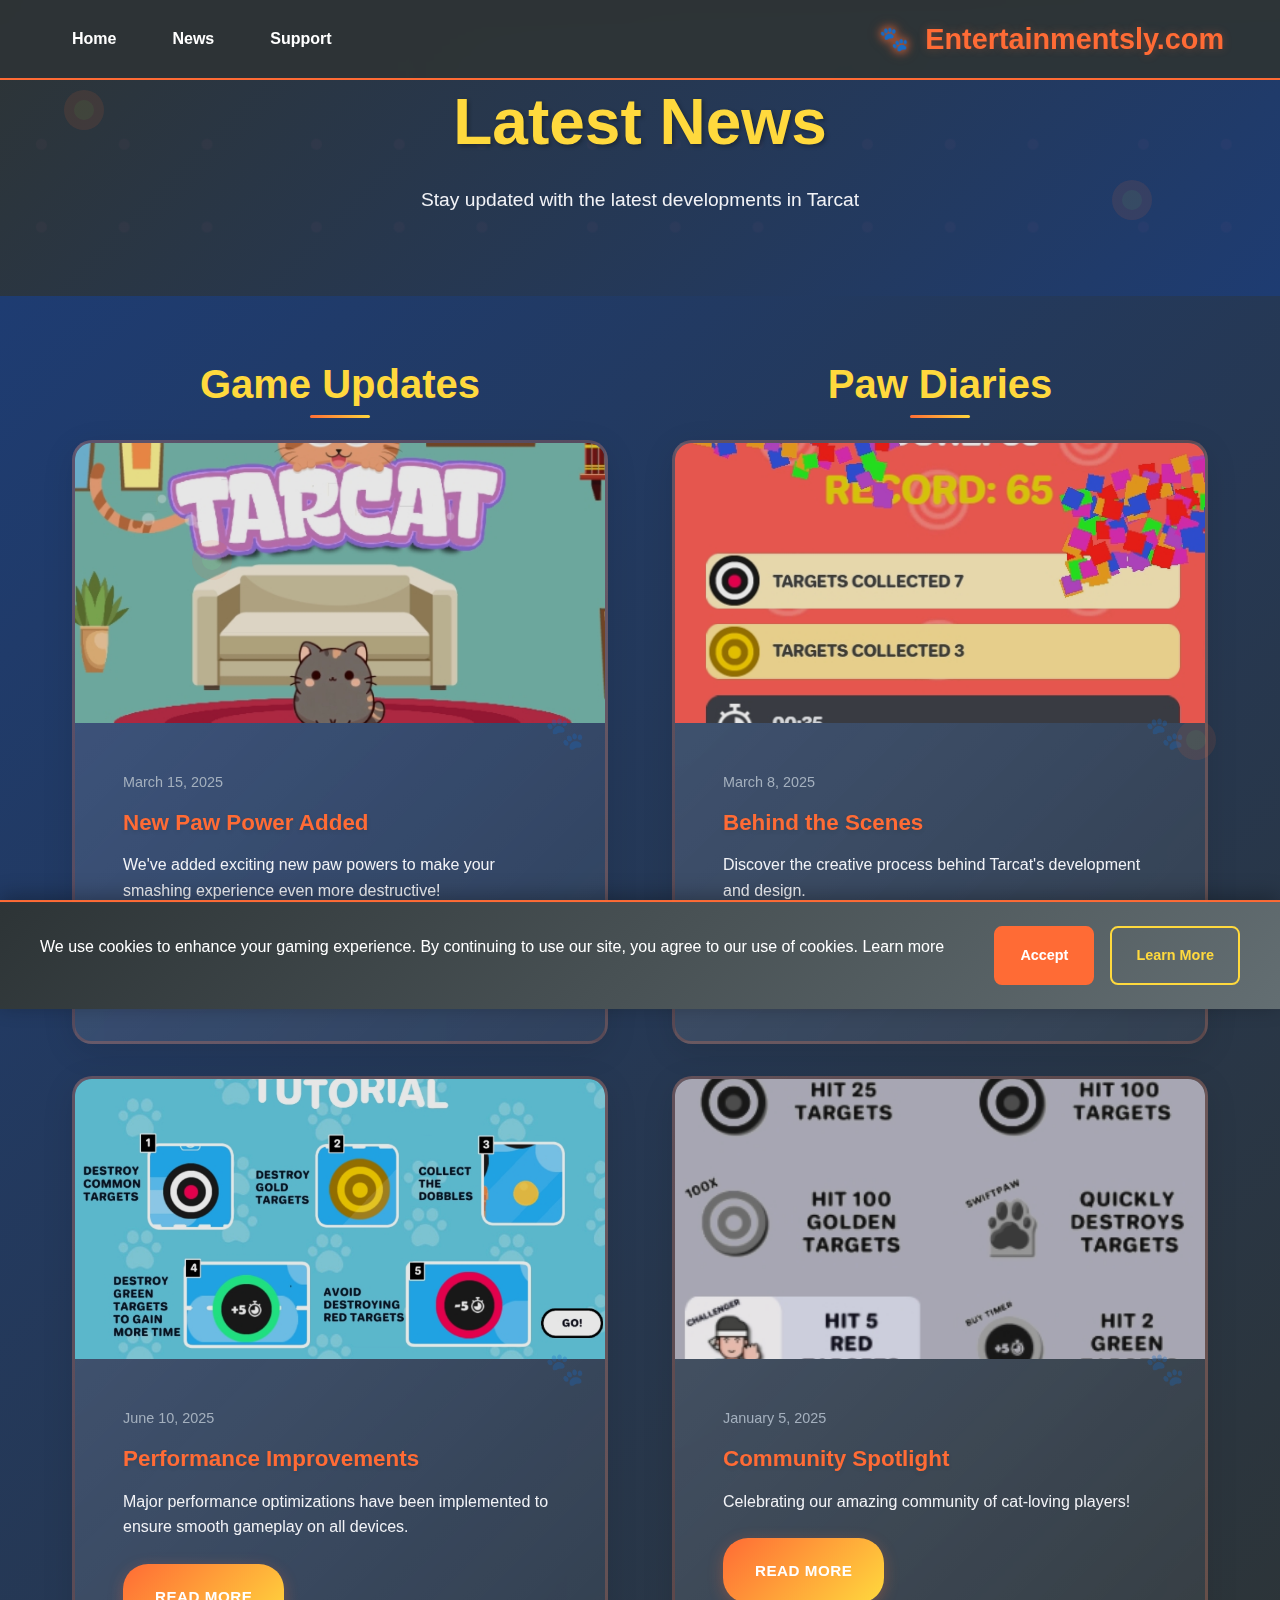
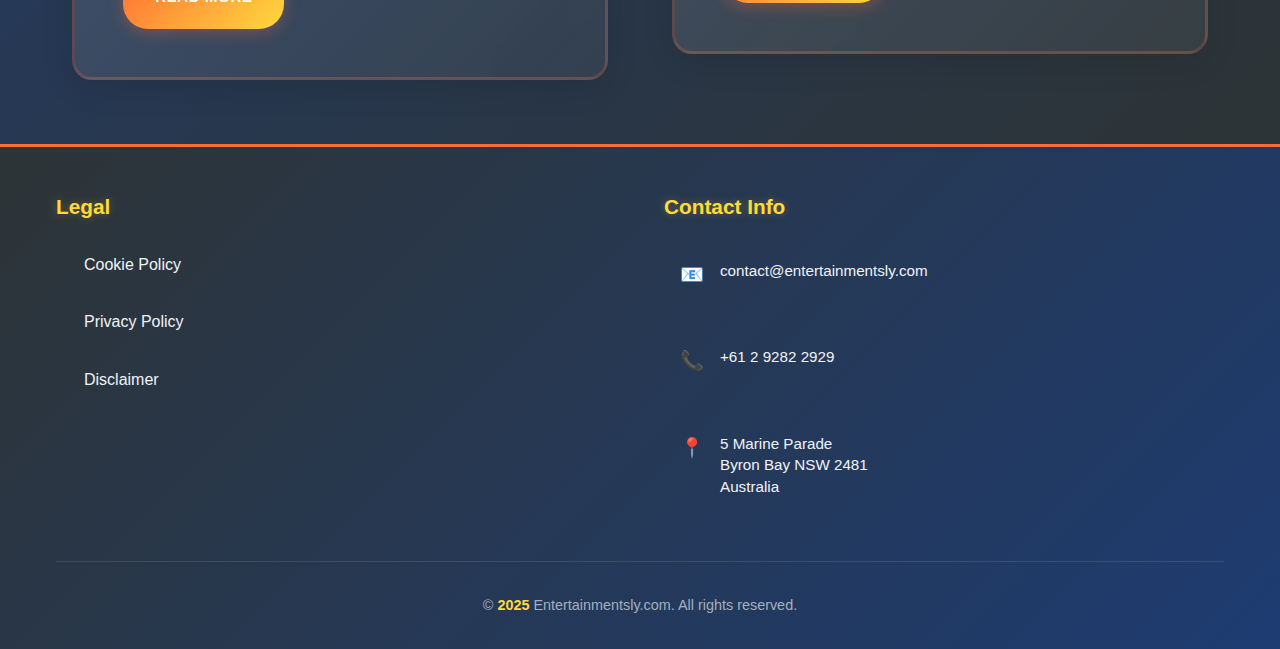
<file: tarcat-news.html>
<!DOCTYPE html>
<html lang="en">
  <head>
    <meta charset="UTF-8" />
    <meta name="viewport" content="width=device-width, initial-scale=1.0" />
    <meta
      name="description"
      content="Latest news and updates for Tarcat - Game updates, paw diaries, and exciting new features for the cat paw smash adventure game."
    />
    <meta
      name="keywords"
      content="Tarcat, Game Updates, Paw Diaries, Cat Game, Casual"
    />
    <title>Entertainmentsly.com - News</title>
    <link rel="icon" type="image/jpeg" href="./pictures/Tarcat512.jpg" />
    <link rel="stylesheet" href="./css/main.css" />
    <link rel="stylesheet" href="./css/cookie-banner.css" />
    <link rel="stylesheet" href="./css/header.css" />
    <link rel="stylesheet" href="./css/footer.css" />
    <link rel="stylesheet" href="./css/news.css" />
  </head>
  <body>
    <div id="header-container"></div>

    <main>
      <section class="news-hero">
        <div class="container">
          <h1>Latest News</h1>
          <p>Stay updated with the latest developments in Tarcat</p>
        </div>
      </section>

      <section class="news-content">
        <div class="container">
          <div class="news-grid">
            <div class="news-section">
              <h2>Game Updates</h2>
              <div class="news-cards" id="game-updates-container">
                <div class="news-card fade-in" data-id="1">
                  <div class="news-card-image">
                    <img
                      src="./pictures/Tarcat-card1.jpg"
                      alt="New Paw Power Added"
                      loading="lazy"
                    />
                  </div>
                  <div class="news-card-content">
                    <div class="news-card-date">March 15, 2025</div>
                    <h3 class="news-card-title">New Paw Power Added</h3>
                    <p class="news-card-excerpt">
                      We've added exciting new paw powers to make your smashing
                      experience even more destructive!
                    </p>
                    <p class="news-card-full-text">
                      We've added exciting new paw powers to make your smashing
                      experience even more destructive! The new powers include
                      lightning strikes, shock waves, and mega smashes. Each
                      power has unique properties that affect gameplay - some
                      are easier to activate, while others provide bonus points
                      when you destroy targets with style. The update also
                      includes improved visual effects and smoother animations
                      for a more polished gaming experience.
                    </p>
                    <button class="read-more-btn" onclick="toggleReadMore(1)">
                      Read more
                    </button>
                  </div>
                </div>
                <div class="news-card fade-in" data-id="2">
                  <div class="news-card-image">
                    <img
                      src="./pictures/Tarcat-card2.jpg"
                      alt="Performance Improvements"
                      loading="lazy"
                    />
                  </div>
                  <div class="news-card-content">
                    <div class="news-card-date">June 10, 2025</div>
                    <h3 class="news-card-title">Performance Improvements</h3>
                    <p class="news-card-excerpt">
                      Major performance optimizations have been implemented to
                      ensure smooth gameplay on all devices.
                    </p>
                    <p class="news-card-full-text">
                      Major performance optimizations have been implemented to
                      ensure smooth gameplay on all devices. We've reduced
                      loading times by 40% and improved frame rates across all
                      platforms. The game now runs more efficiently on mobile
                      devices while maintaining the same high-quality graphics.
                      We've also fixed several minor bugs and improved the
                      overall stability of the game.
                    </p>
                    <button class="read-more-btn" onclick="toggleReadMore(2)">
                      Read more
                    </button>
                  </div>
                </div>
              </div>
            </div>

            <div class="news-section">
              <h2>Paw Diaries</h2>
              <div class="news-cards" id="paw-diaries-container">
                <div class="news-card fade-in" data-id="3">
                  <div class="news-card-image">
                    <img
                      src="./pictures/Tarcat-card3.jpg"
                      alt="Behind the Scenes"
                      loading="lazy"
                    />
                  </div>
                  <div class="news-card-content">
                    <div class="news-card-date">March 8, 2025</div>
                    <h3 class="news-card-title">Behind the Scenes</h3>
                    <p class="news-card-excerpt">
                      Discover the creative process behind Tarcat's development
                      and design.
                    </p>
                    <p class="news-card-full-text">
                      Discover the creative process behind Tarcat's development
                      and design. Our team worked tirelessly to create the
                      perfect balance of challenge and fun. From the initial
                      concept of a cat's paw destroying targets to the final
                      polished game, every detail was carefully crafted to
                      provide the most satisfying smashing experience. We
                      experimented with various visual styles, sound effects,
                      and gameplay mechanics to ensure that every tap feels
                      rewarding and every smash is satisfying.
                    </p>
                    <button class="read-more-btn" onclick="toggleReadMore(3)">
                      Read more
                    </button>
                  </div>
                </div>
                <div class="news-card fade-in" data-id="4">
                  <div class="news-card-image">
                    <img
                      src="./pictures/Tarcat-card4.jpg"
                      alt="Community Spotlight"
                      loading="lazy"
                    />
                  </div>
                  <div class="news-card-content">
                    <div class="news-card-date">January 5, 2025</div>
                    <h3 class="news-card-title">Community Spotlight</h3>
                    <p class="news-card-excerpt">
                      Celebrating our amazing community of cat-loving players!
                    </p>
                    <p class="news-card-full-text">
                      Celebrating our amazing community of cat-loving players!
                      We're thrilled to see how our players have embraced the
                      feline destruction theme. From sharing high scores to
                      creating fan art, our community has made Tarcat more than
                      just a game - it's become a celebration of cat power!
                      We've received countless messages about how the simple tap
                      mechanics and satisfying smash effects have brought joy to
                      players of all ages. Thank you to everyone who has
                      supported us on this paw-some journey!
                    </p>
                    <button class="read-more-btn" onclick="toggleReadMore(4)">
                      Read more
                    </button>
                  </div>
                </div>
              </div>
            </div>
          </div>
        </div>
      </section>
    </main>

    <div id="footer-container"></div>

    <script src="./js/main.js"></script>
    <script src="./js/cookie-banner.js"></script>
    <script src="./js/header.js"></script>
    <script src="./js/footer.js"></script>
    <script src="./js/news.js"></script>
  </body>
</html>
</file>
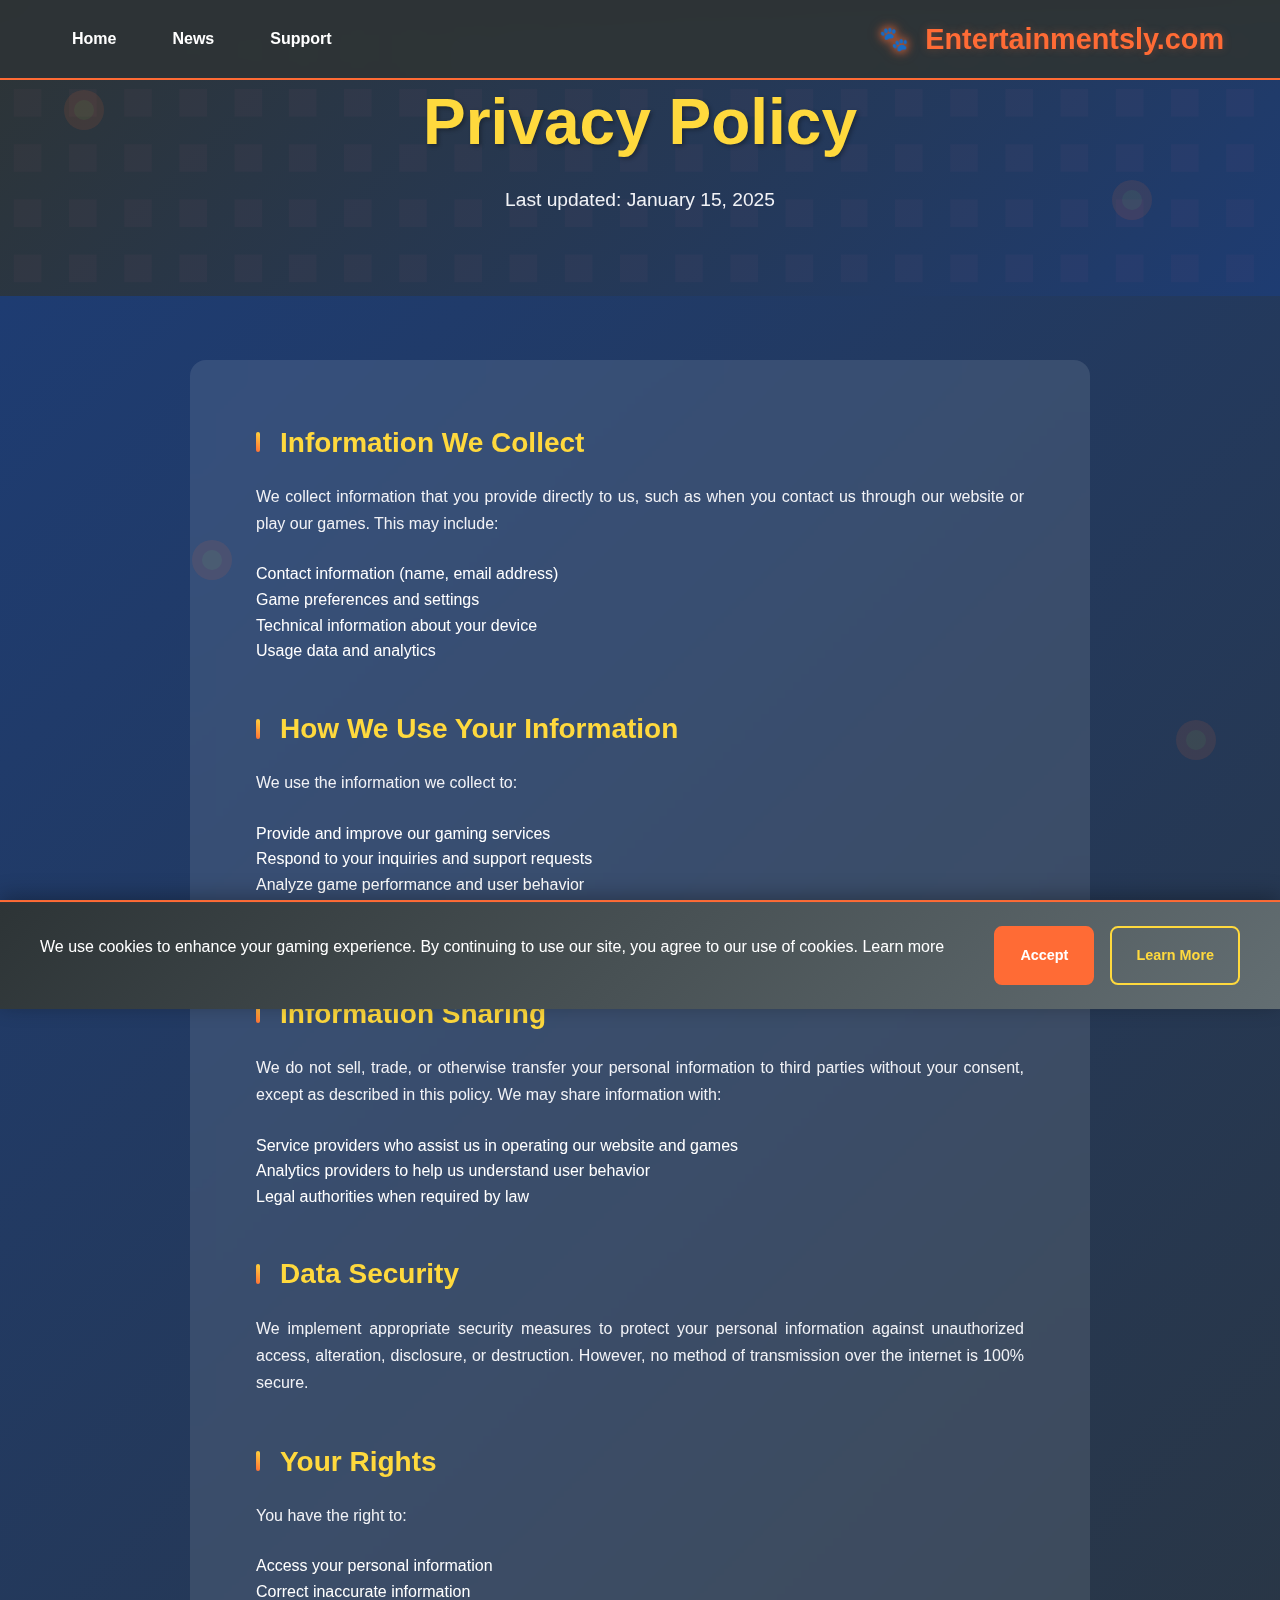
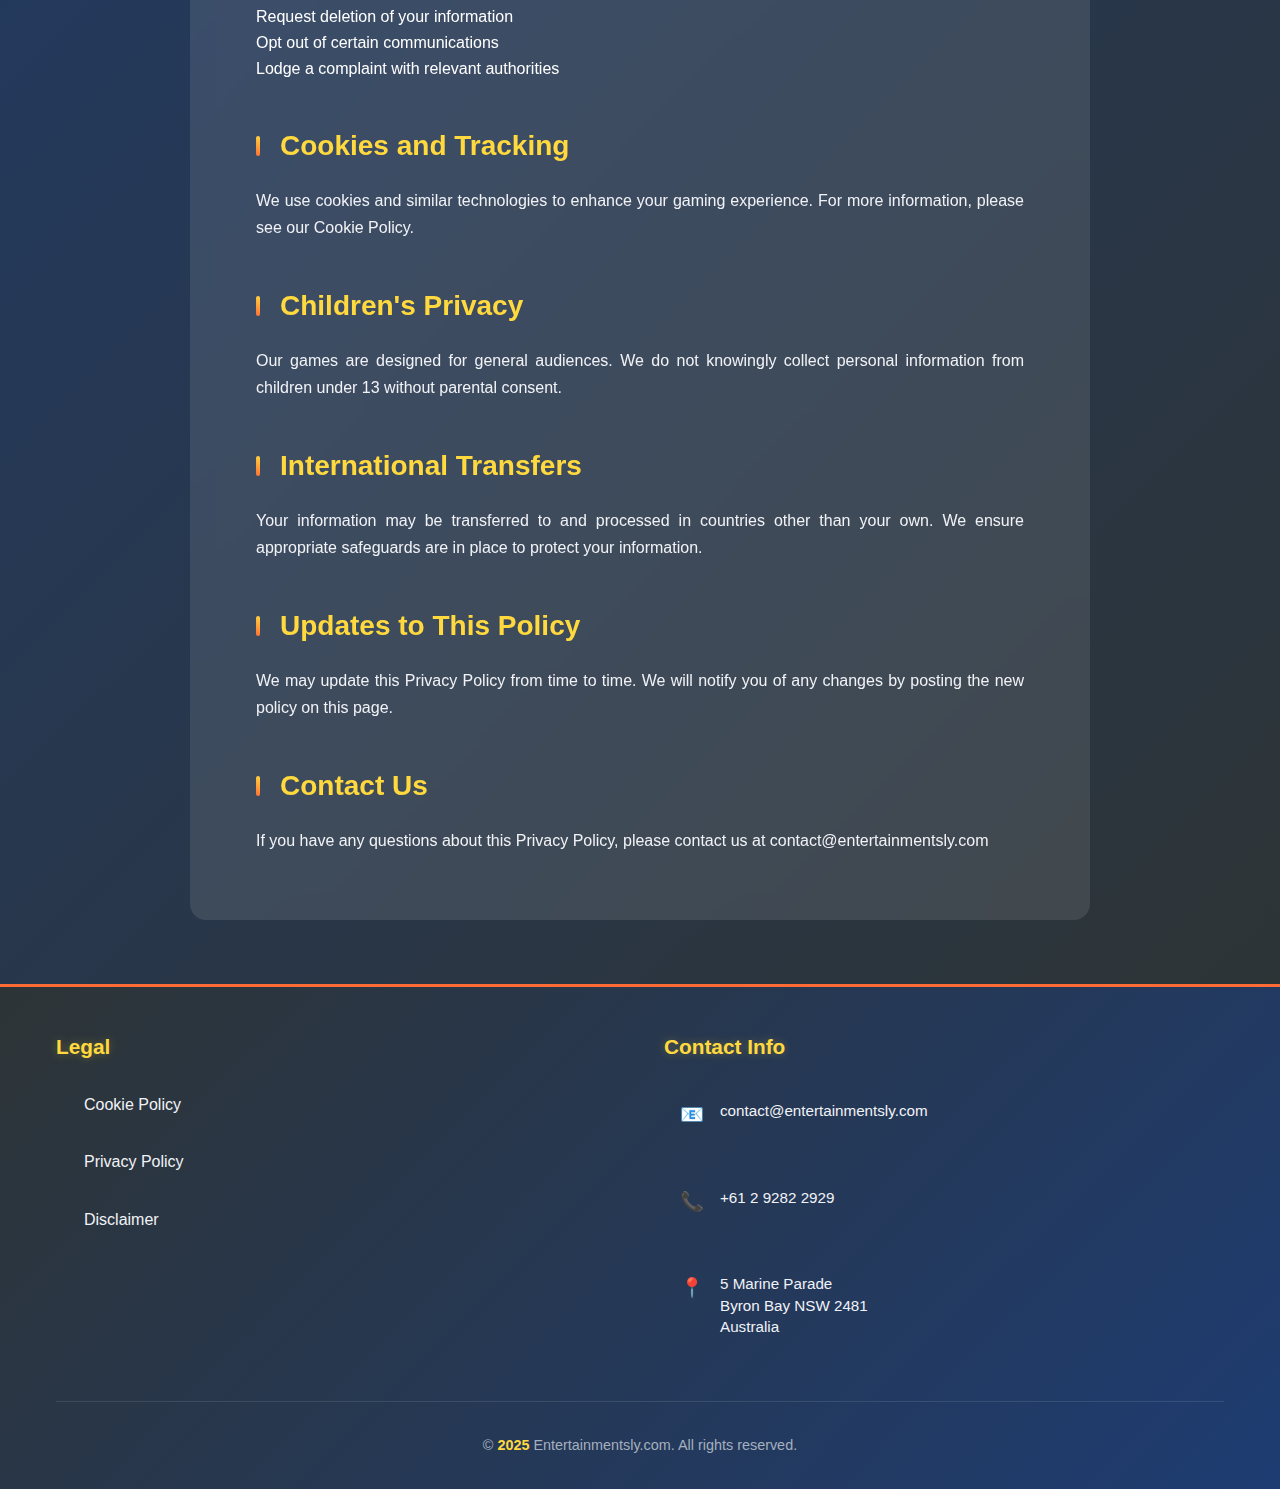
<file: tarcat-privacy.html>
<!DOCTYPE html>
<html lang="en">
  <head>
    <meta charset="UTF-8" />
    <meta name="viewport" content="width=device-width, initial-scale=1.0" />
    <meta
      name="description"
      content="Privacy Policy for Tarcat - Learn how we protect your personal information on Entertainmentsly.com"
    />
    <meta
      name="keywords"
      content="Privacy Policy, Tarcat, Data Protection, Personal Information, Gaming"
    />
    <title>Entertainmentsly.com - Privacy Policy</title>
    <link rel="icon" type="image/jpeg" href="./pictures/Tarcat512.jpg" />
    <link rel="stylesheet" href="./css/main.css" />
    <link rel="stylesheet" href="./css/cookie-banner.css" />
    <link rel="stylesheet" href="./css/header.css" />
    <link rel="stylesheet" href="./css/footer.css" />
    <link rel="stylesheet" href="./css/legal.css" />
  </head>
  <body>
    <div id="header-container"></div>

    <main>
      <section class="legal-hero">
        <div class="container">
          <h1>Privacy Policy</h1>
          <p>Last updated: January 15, 2025</p>
        </div>
      </section>

      <section class="legal-content">
        <div class="container">
          <div class="legal-text">
            <h2>Information We Collect</h2>
            <p>
              We collect information that you provide directly to us, such as
              when you contact us through our website or play our games. This
              may include:
            </p>
            <ul>
              <li>Contact information (name, email address)</li>
              <li>Game preferences and settings</li>
              <li>Technical information about your device</li>
              <li>Usage data and analytics</li>
            </ul>

            <h2>How We Use Your Information</h2>
            <p>We use the information we collect to:</p>
            <ul>
              <li>Provide and improve our gaming services</li>
              <li>Respond to your inquiries and support requests</li>
              <li>Analyze game performance and user behavior</li>
              <li>Send you updates and notifications about our games</li>
              <li>Ensure the security and functionality of our services</li>
            </ul>

            <h2>Information Sharing</h2>
            <p>
              We do not sell, trade, or otherwise transfer your personal
              information to third parties without your consent, except as
              described in this policy. We may share information with:
            </p>
            <ul>
              <li>
                Service providers who assist us in operating our website and
                games
              </li>
              <li>Analytics providers to help us understand user behavior</li>
              <li>Legal authorities when required by law</li>
            </ul>

            <h2>Data Security</h2>
            <p>
              We implement appropriate security measures to protect your
              personal information against unauthorized access, alteration,
              disclosure, or destruction. However, no method of transmission
              over the internet is 100% secure.
            </p>

            <h2>Your Rights</h2>
            <p>You have the right to:</p>
            <ul>
              <li>Access your personal information</li>
              <li>Correct inaccurate information</li>
              <li>Request deletion of your information</li>
              <li>Opt out of certain communications</li>
              <li>Lodge a complaint with relevant authorities</li>
            </ul>

            <h2>Cookies and Tracking</h2>
            <p>
              We use cookies and similar technologies to enhance your gaming
              experience. For more information, please see our Cookie Policy.
            </p>

            <h2>Children's Privacy</h2>
            <p>
              Our games are designed for general audiences. We do not knowingly
              collect personal information from children under 13 without
              parental consent.
            </p>

            <h2>International Transfers</h2>
            <p>
              Your information may be transferred to and processed in countries
              other than your own. We ensure appropriate safeguards are in place
              to protect your information.
            </p>

            <h2>Updates to This Policy</h2>
            <p>
              We may update this Privacy Policy from time to time. We will
              notify you of any changes by posting the new policy on this page.
            </p>

            <h2>Contact Us</h2>
            <p>
              If you have any questions about this Privacy Policy, please
              contact us at contact@entertainmentsly.com
            </p>
          </div>
        </div>
      </section>
    </main>

    <div id="footer-container"></div>

    <script src="./js/main.js"></script>
    <script src="./js/cookie-banner.js"></script>
    <script src="./js/header.js"></script>
    <script src="./js/footer.js"></script>
  </body>
</html>
</file>
<file: css/main.css>
/* CSS Variables */
:root {
  /* Colors - Cat Theme */
  --primary-color: #ff6b35; /* Orange - like cat fur */
  --secondary-color: #ffd93d; /* Yellow - playful */
  --accent-color: #ff4757; /* Red - energy */
  --background-color: #2d3436; /* Dark gray */
  --surface-color: #636e72; /* Medium gray */
  --text-primary: #ffffff;
  --text-secondary: #f1f2f6;
  --text-muted: #a4b0be;

  /* Cat-themed accent colors */
  --cat-orange: #ff6b35;
  --cat-yellow: #ffd93d;
  --cat-pink: #ff8fa3;
  --cat-purple: #a29bfe;
  --cat-blue: #74b9ff;
  --cat-green: #00b894;

  /* Typography */
  --font-family-primary: "Segoe UI", Tahoma, Geneva, Verdana, sans-serif;
  --font-family-secondary: "Georgia", serif;

  /* Spacing */
  --spacing-xs: 0.5rem;
  --spacing-sm: 1rem;
  --spacing-md: 1.5rem;
  --spacing-lg: 2rem;
  --spacing-xl: 3rem;
  --spacing-xxl: 4rem;

  /* Border radius */
  --border-radius-sm: 4px;
  --border-radius-md: 8px;
  --border-radius-lg: 16px;
  --border-radius-xl: 24px;

  /* Shadows */
  --shadow-sm: 0 2px 4px rgba(0, 0, 0, 0.1);
  --shadow-md: 0 4px 8px rgba(0, 0, 0, 0.15);
  --shadow-lg: 0 8px 16px rgba(0, 0, 0, 0.2);

  /* Transitions */
  --transition-fast: 0.2s ease;
  --transition-normal: 0.3s ease;
  --transition-slow: 0.5s ease;

  /* Breakpoints */
  --mobile: 360px;
  --tablet: 768px;
  --desktop: 1280px;
}

/* Cat-themed decorative elements */
.cat-paw {
  position: absolute;
  width: 40px;
  height: 40px;
  background: var(--cat-orange);
  border-radius: 50%;
  opacity: 0.1;
  animation: float 6s ease-in-out infinite;
}

.cat-paw::before {
  content: "";
  position: absolute;
  top: 50%;
  left: 50%;
  transform: translate(-50%, -50%);
  width: 20px;
  height: 20px;
  background: var(--cat-yellow);
  border-radius: 50%;
}

@keyframes float {
  0%,
  100% {
    transform: translateY(0) rotate(0deg);
  }
  50% {
    transform: translateY(-20px) rotate(180deg);
  }
}

/* Reset and base styles */
* {
  margin: 0;
  padding: 0;
  box-sizing: border-box;
}

html {
  scroll-behavior: smooth;
  overflow-x: hidden;
}

body {
  font-family: var(--font-family-primary);
  line-height: 1.6;
  color: var(--text-primary);
  background: linear-gradient(135deg, var(--background-color) 0%, #1e3c72 100%);
  min-height: 100vh;
  overflow-x: hidden;
}

/* Reset lists */
ul,
ol {
  list-style: none;
}

/* Reset links */
a {
  text-decoration: none;
  color: inherit;
  transition: var(--transition-fast);
}

a:hover {
  color: var(--secondary-color);
}

/* Reset buttons */
button {
  border: none;
  background: none;
  cursor: pointer;
  font-family: inherit;
}

/* Container */
.container {
  max-width: 1200px;
  margin: 0 auto;
  padding: 0 var(--spacing-sm);
}

/* Typography */
h1,
h2,
h3,
h4,
h5,
h6 {
  font-weight: 700;
  line-height: 1.2;
  margin-bottom: var(--spacing-sm);
}

h1 {
  font-size: clamp(2rem, 5vw, 4rem);
}

h2 {
  font-size: clamp(1.5rem, 4vw, 3rem);
}

h3 {
  font-size: clamp(1.25rem, 3vw, 2rem);
}

p {
  margin-bottom: var(--spacing-sm);
  font-size: 1rem;
}

/* Utility classes */
.text-center {
  text-align: center;
}

.text-left {
  text-align: left;
}

.text-right {
  text-align: right;
}

.flex {
  display: flex;
}

.flex-column {
  flex-direction: column;
}

.flex-center {
  justify-content: center;
  align-items: center;
}

.flex-between {
  justify-content: space-between;
}

.flex-wrap {
  flex-wrap: wrap;
}

.gap-sm {
  gap: var(--spacing-sm);
}

.gap-md {
  gap: var(--spacing-md);
}

.gap-lg {
  gap: var(--spacing-lg);
}

/* Animations */
@keyframes fadeIn {
  from {
    opacity: 0;
    transform: translateY(20px);
  }
  to {
    opacity: 1;
    transform: translateY(0);
  }
}

@keyframes slideInLeft {
  from {
    opacity: 0;
    transform: translateX(-30px);
  }
  to {
    opacity: 1;
    transform: translateX(0);
  }
}

@keyframes slideInRight {
  from {
    opacity: 0;
    transform: translateX(30px);
  }
  to {
    opacity: 1;
    transform: translateX(0);
  }
}

@keyframes bounce {
  0%,
  20%,
  50%,
  80%,
  100% {
    transform: translateY(0);
  }
  40% {
    transform: translateY(-10px);
  }
  60% {
    transform: translateY(-5px);
  }
}

@keyframes pulse {
  0% {
    transform: scale(1);
  }
  50% {
    transform: scale(1.05);
  }
  100% {
    transform: scale(1);
  }
}

/* Animation classes */
.fade-in {
  animation: fadeIn 0.6s ease-out;
}

.slide-in-left {
  animation: slideInLeft 0.6s ease-out;
}

.slide-in-right {
  animation: slideInRight 0.6s ease-out;
}

.bounce {
  animation: bounce 2s infinite;
}

.pulse {
  animation: pulse 2s infinite;
}

/* Responsive breakpoints */
@media (min-width: 768px) {
  .container {
    padding: 0 var(--spacing-md);
  }
}

@media (min-width: 1280px) {
  .container {
    padding: 0 var(--spacing-lg);
  }
}

/* Mobile header spacing */
@media (max-width: 767px) {
  main {
    padding-top: 75px;
  }
}

/* Hide scrollbar for mobile menu */
body.menu-open {
  overflow: hidden;
}

/* Custom scrollbar */
::-webkit-scrollbar {
  width: 8px;
}

::-webkit-scrollbar-track {
  background: var(--background-color);
}

::-webkit-scrollbar-thumb {
  background: var(--primary-color);
  border-radius: var(--border-radius-sm);
}

::-webkit-scrollbar-thumb:hover {
  background: var(--accent-color);
}

/* Back to top button */
.back-to-top {
  position: fixed;
  bottom: 30px;
  right: 30px;
  width: 50px;
  height: 50px;
  background: var(--primary-color);
  color: white;
  border-radius: 50%;
  display: flex;
  justify-content: center;
  align-items: center;
  cursor: pointer;
  opacity: 0;
  visibility: hidden;
  transition: var(--transition-normal);
  z-index: 1000;
  box-shadow: var(--shadow-md);
}

.back-to-top.visible {
  opacity: 1;
  visibility: visible;
}

.back-to-top:hover {
  background: var(--accent-color);
  transform: translateY(-3px);
  box-shadow: var(--shadow-lg);
}

/* Message styles for forms */
.message {
  padding: var(--spacing-md);
  border-radius: var(--border-radius-md);
  margin-bottom: var(--spacing-md);
  font-weight: 600;
}

.message.success {
  background: rgba(46, 213, 115, 0.2);
  color: #2ed573;
  border: 1px solid #2ed573;
}

.message.error {
  background: rgba(255, 71, 87, 0.2);
  color: #ff4757;
  border: 1px solid #ff4757;
}

/* Loading button state */
.submit-btn.loading {
  opacity: 0.7;
  cursor: not-allowed;
}

.submit-btn.loading::after {
  content: "";
  position: absolute;
  width: 20px;
  height: 20px;
  border: 2px solid transparent;
  border-top: 2px solid white;
  border-radius: 50%;
  animation: spin 1s linear infinite;
  margin-left: 10px;
}

/* Add top margin to first section on all pages except main */
main > section:first-child:not(.hero-section) {
  margin-top: 20px;
}
</file>
<file: css/cookie-banner.css>
/* Cookie Banner Styles */

.cookie-banner {
  position: fixed;
  bottom: 0;
  left: 0;
  right: 0;
  background: linear-gradient(
    135deg,
    var(--background-color) 0%,
    var(--surface-color) 100%
  );
  color: var(--text-primary);
  padding: var(--spacing-md);
  box-shadow: 0 -4px 20px rgba(0, 0, 0, 0.3);
  z-index: 10000;
  transform: translateY(100%);
  transition: transform 0.5s ease-in-out;
  border-top: 2px solid var(--primary-color);
}

.cookie-banner.show {
  transform: translateY(0);
}

.cookie-banner-content {
  max-width: 1200px;
  margin: 0 auto;
  display: flex;
  align-items: center;
  justify-content: space-between;
  gap: var(--spacing-md);
}

.cookie-text {
  flex: 1;
  font-size: 0.95rem;
  line-height: 1.5;
}

.cookie-text strong {
  color: var(--secondary-color);
}

.cookie-buttons {
  display: flex;
  gap: var(--spacing-sm);
  flex-shrink: 0;
}

.cookie-btn {
  padding: var(--spacing-sm) var(--spacing-md);
  border-radius: var(--border-radius-md);
  font-weight: 600;
  font-size: 0.9rem;
  cursor: pointer;
  transition: var(--transition-normal);
  border: 2px solid transparent;
  text-decoration: none;
  display: inline-block;
}

.cookie-btn.accept {
  background: var(--primary-color);
  color: white;
  border-color: var(--primary-color);
}

.cookie-btn.accept:hover {
  background: var(--accent-color);
  border-color: var(--accent-color);
  transform: translateY(-2px);
  box-shadow: var(--shadow-md);
}

.cookie-btn.decline {
  background: transparent;
  color: var(--text-secondary);
  border-color: var(--text-muted);
}

.cookie-btn.decline:hover {
  background: var(--text-muted);
  color: var(--background-color);
  transform: translateY(-2px);
}

.cookie-btn.learn-more {
  background: transparent;
  color: var(--secondary-color);
  border-color: var(--secondary-color);
}

.cookie-btn.learn-more:hover {
  background: var(--secondary-color);
  color: var(--background-color);
  transform: translateY(-2px);
}

/* Animation for banner appearance */
@keyframes slideInUp {
  from {
    transform: translateY(100%);
  }
  to {
    transform: translateY(0);
  }
}

@keyframes slideOutDown {
  from {
    transform: translateY(0);
  }
  to {
    transform: translateY(100%);
  }
}

.cookie-banner.slide-in {
  animation: slideInUp 0.5s ease-out forwards;
}

.cookie-banner.slide-out {
  animation: slideOutDown 0.5s ease-out forwards;
}

/* Responsive design */
@media (max-width: 768px) {
  .cookie-banner-content {
    flex-direction: column;
    text-align: center;
    gap: var(--spacing-sm);
  }

  .cookie-text {
    font-size: 0.9rem;
  }

  .cookie-buttons {
    flex-direction: column;
    width: 100%;
  }

  .cookie-btn {
    width: 100%;
    text-align: center;
    padding: var(--spacing-sm);
  }
}

@media (max-width: 480px) {
  .cookie-banner {
    padding: var(--spacing-sm);
  }

  .cookie-text {
    font-size: 0.85rem;
  }

  .cookie-btn {
    font-size: 0.85rem;
    padding: var(--spacing-xs) var(--spacing-sm);
  }
}

/* High contrast mode support */
@media (prefers-contrast: high) {
  .cookie-banner {
    border-top: 3px solid var(--primary-color);
    background: var(--background-color);
  }
}

/* Reduced motion support */
@media (prefers-reduced-motion: reduce) {
  .cookie-banner {
    transition: none;
  }

  .cookie-btn {
    transition: none;
  }

  .cookie-btn:hover {
    transform: none;
  }
}

/* Focus states for accessibility */
.cookie-btn:focus {
  outline: 2px solid var(--secondary-color);
  outline-offset: 2px;
}

/* Loading state */
.cookie-banner.loading {
  opacity: 0.8;
  pointer-events: none;
}

/* Success state */
.cookie-banner.success {
  border-top-color: var(--secondary-color);
}
</file>
<file: css/header.css>
/* Header Styles */
.header {
  position: fixed;
  top: 0;
  left: 0;
  right: 0;
  background: rgba(45, 52, 54, 0.95);
  backdrop-filter: blur(10px);
  z-index: 1000;
  padding: var(--spacing-sm) 0;
  transition: var(--transition-normal);
  border-bottom: 2px solid var(--cat-orange);
}

.header.scrolled {
  background: rgba(45, 52, 54, 0.98);
  box-shadow: var(--shadow-md);
}

.header-container {
  display: flex;
  justify-content: space-between;
  align-items: center;
  max-width: 1200px;
  margin: 0 auto;
  padding: 0 var(--spacing-sm);
}

.header-content {
  display: flex;
  justify-content: space-between;
  align-items: center;
  width: 100%;
}

.logo {
  display: flex;
  align-items: center;
  gap: var(--spacing-xs);
  font-size: 1.8rem;
  font-weight: 700;
  color: var(--cat-orange);
  text-decoration: none;
  transition: var(--transition-fast);
  text-shadow: 0 0 10px rgba(255, 107, 53, 0.3);
}

.logo:hover {
  color: var(--cat-yellow);
  transform: scale(1.05);
  text-shadow: 0 0 15px rgba(255, 217, 61, 0.5);
}

.logo-link {
  display: flex;
  align-items: center;
  gap: var(--spacing-xs);
  text-decoration: none;
  color: inherit;
}

.logo-link::before {
  content: "🐾";
  font-size: 1.5rem;
  margin-right: var(--spacing-xs);
  filter: drop-shadow(0 0 5px rgba(255, 107, 53, 0.8));
  text-shadow: 0 0 10px rgba(255, 107, 53, 0.6);
}

/* Navigation */
.nav-menu {
  display: flex;
  align-items: center;
  gap: var(--spacing-lg);
}

.nav-list {
  display: flex;
  gap: var(--spacing-md);
  list-style: none;
  margin: 0;
  padding: 0;
}

.nav-link {
  color: var(--text-primary);
  text-decoration: none;
  font-weight: 600;
  padding: var(--spacing-xs) var(--spacing-sm);
  border-radius: var(--border-radius-sm);
  transition: var(--transition-fast);
  position: relative;
  font-size: 1rem;
}

.nav-link:hover {
  color: var(--cat-yellow);
  background: rgba(255, 217, 61, 0.1);
  transform: translateY(-2px);
}

.nav-link::after {
  content: "";
  position: absolute;
  bottom: -2px;
  left: 50%;
  width: 0;
  height: 2px;
  background: var(--cat-yellow);
  transition: var(--transition-fast);
  transform: translateX(-50%);
}

.nav-link:hover::after {
  width: 100%;
}

/* Mobile menu toggle */
.mobile-menu-toggle {
  display: none;
  flex-direction: column;
  justify-content: space-around;
  width: 30px;
  height: 25px;
  background: transparent;
  border: none;
  cursor: pointer;
  padding: 0;
  z-index: 10;
}

.hamburger-line {
  width: 100%;
  height: 3px;
  background: var(--cat-orange);
  border-radius: 2px;
  transition: var(--transition-fast);
}

.mobile-menu-toggle:hover .hamburger-line {
  background: var(--cat-yellow);
}

.mobile-menu-toggle.active .hamburger-line:nth-child(1) {
  transform: rotate(45deg) translate(5px, 5px);
}

.mobile-menu-toggle.active .hamburger-line:nth-child(2) {
  opacity: 0;
}

.mobile-menu-toggle.active .hamburger-line:nth-child(3) {
  transform: rotate(-45deg) translate(7px, -6px);
}

/* Mobile menu */
.mobile-menu {
  position: fixed;
  top: 0;
  left: 0;
  width: 100%;
  height: 100vh;
  background: rgba(45, 52, 54, 0.98);
  backdrop-filter: blur(10px);
  z-index: 999;
  display: flex;
  align-items: center;
  justify-content: center;
  opacity: 0;
  visibility: hidden;
  transition: var(--transition-normal);
}

.mobile-menu.active {
  opacity: 1;
  visibility: visible;
}

.mobile-menu-content {
  text-align: center;
  padding: var(--spacing-xl);
}

.mobile-menu-list {
  list-style: none;
  margin: 0;
  padding: 0;
  display: flex;
  flex-direction: column;
  gap: var(--spacing-lg);
}

.mobile-menu-link {
  color: var(--text-primary);
  text-decoration: none;
  font-size: 1.5rem;
  font-weight: 600;
  padding: var(--spacing-sm);
  border-radius: var(--border-radius-md);
  transition: var(--transition-fast);
  display: block;
}

.mobile-menu-link:hover {
  color: var(--cat-yellow);
  background: rgba(255, 217, 61, 0.1);
  transform: scale(1.05);
}

/* Responsive */
@media (max-width: 767px) {
  .nav-menu {
    display: none;
  }

  .mobile-menu-toggle {
    display: flex;
  }

  .header-content {
    justify-content: space-between;
  }

  .logo {
    font-size: 1.5rem;
  }
}

@media (min-width: 768px) {
  .mobile-menu-toggle {
    display: none;
  }

  .mobile-menu {
    display: none;
  }
}

/* Animations */
.header.fade-in {
  animation: slideInDown 0.5s ease-out;
}

@keyframes slideInDown {
  from {
    opacity: 0;
    transform: translateY(-100%);
  }
  to {
    opacity: 1;
    transform: translateY(0);
  }
}
</file>
<file: css/footer.css>
/* Footer Styles */
.footer {
  background: linear-gradient(135deg, var(--background-color) 0%, #1e3c72 100%);
  color: var(--text-primary);
  padding: var(--spacing-xl) 0 var(--spacing-lg);
  border-top: 3px solid var(--cat-orange);
}

.footer-container {
  max-width: 1200px;
  margin: 0 auto;
  padding: 0 var(--spacing-sm);
}

.footer-content {
  display: grid;
  grid-template-columns: 1fr 1fr;
  gap: var(--spacing-xl);
  margin-bottom: var(--spacing-xl);
}

.footer-section h3 {
  color: var(--cat-yellow);
  font-size: 1.3rem;
  margin-bottom: var(--spacing-md);
  font-weight: 600;
  text-shadow: 0 0 10px rgba(255, 217, 61, 0.3);
}

.footer-links {
  display: flex;
  flex-direction: column;
  gap: var(--spacing-sm);
}

.footer-link {
  color: var(--text-secondary);
  text-decoration: none;
  font-weight: 500;
  transition: var(--transition-fast);
  padding: var(--spacing-xs) 0;
  position: relative;
}

.footer-link:hover {
  color: var(--cat-yellow);
  transform: translateX(5px);
}

.footer-link::before {
  content: "🐾";
  margin-right: var(--spacing-xs);
  opacity: 0;
  transition: var(--transition-fast);
}

.footer-link:hover::before {
  opacity: 1;
}

.footer-contact {
  display: flex;
  flex-direction: column;
  gap: var(--spacing-md);
}

.footer-contact .contact-item {
  display: flex;
  align-items: flex-start;
  gap: var(--spacing-sm);
  padding: var(--spacing-sm);
  border-radius: var(--border-radius-md);
  transition: var(--transition-fast);
  cursor: pointer;
  background: transparent;
  border: none;
  box-shadow: none;
}

.footer-contact .contact-item:hover {
  background: rgba(255, 217, 61, 0.1);
  transform: translateX(5px);
}

.footer-contact .contact-icon {
  font-size: 1.2rem;
  min-width: 24px;
  text-align: center;
  transition: var(--transition-fast);
  background: transparent;
  border-radius: 0;
  box-shadow: none;
  border: none;
  width: auto;
  height: auto;
}

.footer-contact .contact-item:hover .contact-icon {
  transform: scale(1.2);
  color: var(--cat-yellow);
}

.footer-contact .contact-text {
  color: var(--text-secondary);
  font-size: 0.95rem;
  line-height: 1.4;
}

.footer-bottom {
  border-top: 1px solid rgba(255, 255, 255, 0.1);
  padding-top: var(--spacing-lg);
  text-align: center;
}

.copyright {
  color: var(--text-muted);
  font-size: 0.9rem;
  font-weight: 500;
}

.copyright-year {
  color: var(--cat-yellow);
  font-weight: 600;
}

/* Responsive */
@media (max-width: 767px) {
  .footer-content {
    grid-template-columns: 1fr;
    gap: var(--spacing-lg);
  }

  .footer-section {
    text-align: center;
  }

  .footer-contact .contact-item {
    justify-content: center;
  }

  .footer {
    padding: var(--spacing-lg) 0 var(--spacing-md);
  }
}

@media (min-width: 768px) {
  .footer-content {
    grid-template-columns: 1fr 1fr;
  }
}

/* Animations */
.footer.fade-in {
  animation: fadeInUp 0.6s ease-out;
}

@keyframes fadeInUp {
  from {
    opacity: 0;
    transform: translateY(30px);
  }
  to {
    opacity: 1;
    transform: translateY(0);
  }
}

/* Hover effects */
.footer-link,
.footer-contact .contact-item {
  position: relative;
  overflow: hidden;
}

.footer-link::after,
.footer-contact .contact-item::after {
  content: "";
  position: absolute;
  bottom: 0;
  left: -100%;
  width: 100%;
  height: 2px;
  background: var(--cat-yellow);
  transition: var(--transition-fast);
}

.footer-link:hover::after,
.footer-contact .contact-item:hover::after {
  left: 0;
}
</file>
<file: css/hero.css>
/* Hero Section Styles */
.hero-section {
  min-height: 100vh;
  display: flex;
  align-items: center;
  justify-content: center;
  position: relative;
  overflow: hidden;
  background: linear-gradient(135deg, var(--background-color) 0%, #2c3e50 100%);
}

.hero-background {
  width: 100%;
  display: flex;
  justify-content: center;
  align-items: center;
}

.hero-content {
  position: relative;
  z-index: 1;
  display: grid;
  grid-template-columns: 1fr 1fr;
  gap: var(--spacing-xxl);
  align-items: center;
  max-width: 1200px;
  margin: 0 auto;
  padding: 0 var(--spacing-sm);
  min-height: 100vh;
  width: 100%;
  justify-content: center;
}

.hero-text {
  text-align: left;
  animation: fadeInLeft 1s ease-out;
}

.hero-title {
  font-size: clamp(3rem, 8vw, 5rem);
  font-weight: 800;
  color: var(--cat-orange);
  margin-bottom: var(--spacing-md);
  text-shadow: 0 0 30px rgba(255, 107, 53, 0.5);
  line-height: 1.1;
  position: relative;
}

.hero-title::before {
  content: "🐾";
  position: absolute;
  left: -3rem;
  top: 0;
  font-size: 0.8em;
  opacity: 1;
  filter: drop-shadow(0 0 10px rgba(255, 107, 53, 0.8));
  text-shadow: 0 0 15px rgba(255, 107, 53, 0.6);
}

.hero-subtitle {
  font-size: clamp(1.2rem, 3vw, 1.5rem);
  color: var(--text-secondary);
  margin-bottom: var(--spacing-xl);
  line-height: 1.4;
  font-weight: 500;
}

.hero-buttons {
  display: flex;
  gap: var(--spacing-md);
  flex-wrap: wrap;
}

.hero-btn {
  display: inline-flex;
  align-items: center;
  justify-content: center;
  padding: var(--spacing-md) var(--spacing-xl);
  border-radius: var(--border-radius-lg);
  text-decoration: none;
  font-weight: 600;
  font-size: 1.1rem;
  transition: var(--transition-normal);
  position: relative;
  overflow: hidden;
  border: none;
  cursor: pointer;
  min-width: 160px;
}

.hero-btn.primary {
  background: linear-gradient(135deg, var(--cat-orange) 0%, #ff8c42 100%);
  color: white;
  box-shadow: 0 8px 25px rgba(255, 107, 53, 0.4);
}

.hero-btn.primary:hover {
  transform: translateY(-3px);
  box-shadow: 0 12px 35px rgba(255, 107, 53, 0.6);
  background: linear-gradient(135deg, #ff8c42 0%, var(--cat-orange) 100%);
}

.hero-btn.secondary {
  background: transparent;
  color: var(--cat-yellow);
  border: 2px solid var(--cat-yellow);
  box-shadow: 0 8px 25px rgba(255, 217, 61, 0.2);
}

.hero-btn.secondary:hover {
  background: var(--cat-yellow);
  color: var(--background-color);
  transform: translateY(-3px);
  box-shadow: 0 12px 35px rgba(255, 217, 61, 0.4);
}

.hero-btn::before {
  content: "";
  position: absolute;
  top: 0;
  left: -100%;
  width: 100%;
  height: 100%;
  background: linear-gradient(
    90deg,
    transparent,
    rgba(255, 255, 255, 0.2),
    transparent
  );
  transition: var(--transition-normal);
}

.hero-btn:hover::before {
  left: 100%;
}

.hero-visual {
  text-align: center;
  animation: fadeInRight 1s ease-out 0.3s both;
}

.hero-image {
  position: relative;
  display: inline-block;
}

.hero-image img {
  max-width: 100%;
  height: auto;
  border-radius: var(--border-radius-xl);
  box-shadow: var(--shadow-lg);
  transition: var(--transition-normal);
  border: 3px solid var(--cat-orange);
}

.hero-image:hover img {
  transform: scale(1.05) rotate(2deg);
  box-shadow: 0 20px 40px rgba(0, 0, 0, 0.4);
}

.hero-image::before {
  content: "";
  position: absolute;
  top: -10px;
  left: -10px;
  right: -10px;
  bottom: -10px;
  background: linear-gradient(135deg, var(--cat-orange), var(--cat-yellow));
  border-radius: var(--border-radius-xl);
  z-index: -1;
  opacity: 0.3;
  animation: heroGlow 3s ease-in-out infinite;
}

@keyframes heroGlow {
  0%,
  100% {
    opacity: 0.3;
    transform: scale(1);
  }
  50% {
    opacity: 0.6;
    transform: scale(1.02);
  }
}

/* Responsive */
@media (max-width: 767px) {
  .hero-content {
    grid-template-columns: 1fr;
    gap: var(--spacing-lg);
    text-align: center;
    padding-top: 25px;
  }

  .hero-text {
    text-align: center;
  }

  .hero-title::before {
    position: static;
    display: block;
    margin-bottom: var(--spacing-sm);
    font-size: 2rem;
  }

  .hero-buttons {
    justify-content: center;
  }

  .hero-btn {
    min-width: 140px;
    padding: var(--spacing-sm) var(--spacing-lg);
    font-size: 1rem;
  }
}

@media (min-width: 768px) {
  .hero-content {
    padding: 0 var(--spacing-lg);
  }
}

/* Animations */
@keyframes fadeInLeft {
  from {
    opacity: 0;
    transform: translateX(-50px);
  }
  to {
    opacity: 1;
    transform: translateX(0);
  }
}

@keyframes fadeInRight {
  from {
    opacity: 0;
    transform: translateX(50px);
  }
  to {
    opacity: 1;
    transform: translateX(0);
  }
}

/* Floating animation for hero elements */
.hero-title,
.hero-subtitle,
.hero-buttons {
  animation: float 6s ease-in-out infinite;
}

.hero-title {
  animation-delay: 0s;
}

.hero-subtitle {
  animation-delay: 1s;
}

.hero-buttons {
  animation-delay: 2s;
}

@keyframes float {
  0%,
  100% {
    transform: translateY(0);
  }
  50% {
    transform: translateY(-10px);
  }
}
</file>
<file: css/game-section.css>
/* Game Section Styles */
.game-section {
  padding: var(--spacing-xxl) 0;
  background: linear-gradient(135deg, #2c3e50 0%, var(--background-color) 100%);
  position: relative;
  overflow: hidden;
}

.game-section::before {
  content: '';
  position: absolute;
  top: 0;
  left: 0;
  right: 0;
  bottom: 0;
  background: url('data:image/svg+xml,<svg xmlns="http://www.w3.org/2000/svg" viewBox="0 0 100 100"><defs><pattern id="game-pattern" x="0" y="0" width="30" height="30" patternUnits="userSpaceOnUse"><rect x="0" y="0" width="30" height="30" fill="none" stroke="rgba(255,107,53,0.1)" stroke-width="1"/><circle cx="15" cy="15" r="2" fill="rgba(255,217,61,0.2)"/></pattern></defs><rect width="100" height="100" fill="url(%23game-pattern)"/></svg>');
  opacity: 0.2;
  z-index: 1;
}

.game-section .container {
  position: relative;
  z-index: 2;
}

.game-section h2 {
  text-align: center;
  color: var(--cat-yellow);
  font-size: 2.5rem;
  margin-bottom: var(--spacing-xl);
  text-shadow: 0 0 20px rgba(255, 217, 61, 0.5);
  font-weight: 700;
}

.game-frame {
  display: flex;
  justify-content: center;
  align-items: center;
  margin: 0 auto;
  max-width: 900px;
  background: rgba(255, 255, 255, 0.05);
  border-radius: var(--border-radius-xl);
  padding: var(--spacing-lg);
  box-shadow: var(--shadow-lg);
  border: 2px solid var(--cat-orange);
  position: relative;
  overflow: hidden;
}

.game-frame::before {
  content: '';
  position: absolute;
  top: -2px;
  left: -2px;
  right: -2px;
  bottom: -2px;
  background: linear-gradient(135deg, var(--cat-orange), var(--cat-yellow), var(--cat-pink));
  border-radius: var(--border-radius-xl);
  z-index: -1;
  opacity: 0.3;
  animation: gameBorderGlow 4s ease-in-out infinite;
}

@keyframes gameBorderGlow {
  0%, 100% {
    opacity: 0.3;
  }
  50% {
    opacity: 0.6;
  }
}

.game-frame iframe {
  width: 100%;
  max-width: 854px;
  height: 480px;
  border: none;
  border-radius: var(--border-radius-lg);
  box-shadow: var(--shadow-md);
  transition: var(--transition-normal);
  background: #000;
}

.game-frame iframe:hover {
  transform: scale(1.02);
  box-shadow: 0 12px 24px rgba(0, 0, 0, 0.3);
}

/* Game controls overlay */
.game-controls {
  position: absolute;
  top: var(--spacing-md);
  right: var(--spacing-md);
  display: flex;
  gap: var(--spacing-sm);
  z-index: 3;
}

.game-control-btn {
  background: rgba(255, 107, 53, 0.9);
  color: white;
  border: none;
  border-radius: 50%;
  width: 40px;
  height: 40px;
  display: flex;
  align-items: center;
  justify-content: center;
  cursor: pointer;
  transition: var(--transition-fast);
  font-size: 1.2rem;
}

.game-control-btn:hover {
  background: var(--cat-orange);
  transform: scale(1.1);
}

/* Game info */
.game-info {
  text-align: center;
  margin-top: var(--spacing-lg);
  color: var(--text-secondary);
}

.game-info h3 {
  color: var(--cat-orange);
  font-size: 1.3rem;
  margin-bottom: var(--spacing-sm);
  font-weight: 600;
}

.game-info p {
  font-size: 1rem;
  line-height: 1.5;
  max-width: 600px;
  margin: 0 auto;
}

/* Loading state */
.game-frame.loading {
  position: relative;
}

.game-frame.loading::after {
  content: 'Loading Tarcat...';
  position: absolute;
  top: 50%;
  left: 50%;
  transform: translate(-50%, -50%);
  color: var(--cat-yellow);
  font-size: 1.2rem;
  font-weight: 600;
  z-index: 2;
}

/* Responsive */
@media (max-width: 767px) {
  .game-section {
    padding: var(--spacing-xl) 0;
  }
  
  .game-section h2 {
    font-size: 2rem;
  }
  
  .game-frame {
    padding: var(--spacing-sm);
    margin: 0 var(--spacing-sm);
  }
  
  .game-frame iframe {
    height: 300px;
  }
  
  .game-controls {
    top: var(--spacing-sm);
    right: var(--spacing-sm);
  }
  
  .game-control-btn {
    width: 35px;
    height: 35px;
    font-size: 1rem;
  }
}

@media (min-width: 768px) {
  .game-frame {
    padding: var(--spacing-xl);
  }
}

/* Game frame animations */
.game-frame {
  animation: gameFrameAppear 0.8s ease-out;
}

@keyframes gameFrameAppear {
  from {
    opacity: 0;
    transform: translateY(30px) scale(0.95);
  }
  to {
    opacity: 1;
    transform: translateY(0) scale(1);
  }
}

/* Hover effects */
.game-frame:hover::before {
  animation: gameBorderGlowHover 2s ease-in-out infinite;
}

@keyframes gameBorderGlowHover {
  0%, 100% {
    opacity: 0.6;
  }
  50% {
    opacity: 0.9;
  }
}
</file>
<file: css/features.css>
/* Features Section Styles */
.features-section {
  padding: var(--spacing-xxl) 0;
  background: linear-gradient(135deg, var(--background-color) 0%, #1e3c72 100%);
  position: relative;
  overflow: hidden;
}

.features-section::before {
  content: "";
  position: absolute;
  top: 0;
  left: 0;
  right: 0;
  bottom: 0;
  background: url('data:image/svg+xml,<svg xmlns="http://www.w3.org/2000/svg" viewBox="0 0 100 100"><defs><pattern id="stars" x="0" y="0" width="25" height="25" patternUnits="userSpaceOnUse"><polygon points="12,2 15,9 22,9 16,14 18,21 12,17 6,21 8,14 2,9 9,9" fill="%23ffd700" opacity="0.1"/></pattern></defs><rect width="100" height="100" fill="url(%23stars)"/></svg>');
  opacity: 0.2;
  z-index: 1;
}

.features-section .container {
  position: relative;
  z-index: 2;
}

.features-section h2 {
  text-align: center;
  color: var(--secondary-color);
  margin-bottom: var(--spacing-xl);
  font-size: 2.5rem;
  text-shadow: 2px 2px 4px rgba(0, 0, 0, 0.3);
  animation: fadeIn 0.8s ease-out;
  font-weight: 700;
}

.features-grid {
  display: grid;
  grid-template-columns: repeat(auto-fit, minmax(300px, 1fr));
  gap: var(--spacing-lg);
  margin-top: var(--spacing-xl);
}

.feature-card {
  background: rgba(255, 255, 255, 0.1);
  border-radius: var(--border-radius-lg);
  padding: var(--spacing-lg);
  backdrop-filter: blur(10px);
  border: 2px solid transparent;
  transition: var(--transition-normal);
  position: relative;
  overflow: hidden;
  animation: fadeIn 0.8s ease-out;
}

.feature-card:hover {
  transform: translateY(-10px);
  border-color: var(--primary-color);
  box-shadow: var(--shadow-lg);
}

.feature-card::before {
  content: "";
  position: absolute;
  top: 0;
  left: 0;
  right: 0;
  bottom: 0;
  background: linear-gradient(
    45deg,
    var(--primary-color),
    var(--secondary-color)
  );
  opacity: 0;
  transition: var(--transition-normal);
  z-index: -1;
}

.feature-card:hover::before {
  opacity: 0.1;
}

.feature-icon {
  width: 60px;
  height: 60px;
  background: linear-gradient(45deg, var(--primary-color), var(--accent-color));
  border-radius: 50%;
  display: flex;
  align-items: center;
  justify-content: center;
  margin-bottom: var(--spacing-md);
  font-size: 1.5rem;
  color: var(--text-primary);
  box-shadow: var(--shadow-md);
  transition: var(--transition-normal);
}

.feature-card:hover .feature-icon {
  transform: scale(1.1) rotate(5deg);
  box-shadow: var(--shadow-lg);
}

.feature-title {
  color: var(--secondary-color);
  font-size: 1.25rem;
  font-weight: 700;
  margin-bottom: var(--spacing-sm);
  transition: var(--transition-fast);
}

.feature-card:hover .feature-title {
  color: var(--primary-color);
}

.feature-description {
  color: var(--text-secondary);
  line-height: 1.6;
  font-size: 0.95rem;
}

/* Staggered animation for cards */
.feature-card:nth-child(1) {
  animation-delay: 0.1s;
}

.feature-card:nth-child(2) {
  animation-delay: 0.2s;
}

.feature-card:nth-child(3) {
  animation-delay: 0.3s;
}

.feature-card:nth-child(4) {
  animation-delay: 0.4s;
}

.feature-card:nth-child(5) {
  animation-delay: 0.5s;
}

.feature-card:nth-child(6) {
  animation-delay: 0.6s;
}

/* Responsive design */
@media (max-width: 767px) {
  .features-section {
    padding: var(--spacing-xl) 0;
  }

  .features-grid {
    grid-template-columns: 1fr;
    gap: var(--spacing-md);
  }

  .feature-card {
    padding: var(--spacing-md);
  }
}

@media (min-width: 768px) and (max-width: 1279px) {
  .features-grid {
    grid-template-columns: repeat(2, 1fr);
  }
}

@media (min-width: 1280px) {
  .features-grid {
    grid-template-columns: repeat(3, 1fr);
  }
}

/* Hover effects */
.feature-card:hover {
  transform: translateY(-10px) scale(1.02);
}

/* Pulse animation for icons */
.feature-icon.pulse {
  animation: pulse 2s infinite;
}

/* Bounce animation for cards */
.feature-card.bounce {
  animation: bounce 2s infinite;
}

/* Additional animations */
@keyframes featureSlideIn {
  from {
    opacity: 0;
    transform: translateX(-30px);
  }
  to {
    opacity: 1;
    transform: translateX(0);
  }
}

.feature-card.slide-in {
  animation: featureSlideIn 0.6s ease-out;
}
</file>
<file: css/how-to-play.css>
/* How to Play Section Styles */
.how-to-play-section {
  padding: var(--spacing-xxl) 0;
  background: linear-gradient(135deg, #1e3c72 0%, var(--background-color) 100%);
  position: relative;
  overflow: hidden;
}

.how-to-play-section::before {
  content: "";
  position: absolute;
  top: 0;
  left: 0;
  right: 0;
  bottom: 0;
  background: url('data:image/svg+xml,<svg xmlns="http://www.w3.org/2000/svg" viewBox="0 0 100 100"><defs><pattern id="dots" x="0" y="0" width="20" height="20" patternUnits="userSpaceOnUse"><circle cx="10" cy="10" r="1" fill="%23ffd700" opacity="0.2"/></pattern></defs><rect width="100" height="100" fill="url(%23dots)"/></svg>');
  opacity: 0.3;
  z-index: 1;
}

.how-to-play-section .container {
  position: relative;
  z-index: 2;
}

.how-to-play-section h2 {
  text-align: center;
  color: var(--secondary-color);
  margin-bottom: var(--spacing-xl);
  font-size: 2.5rem;
  text-shadow: 2px 2px 4px rgba(0, 0, 0, 0.3);
  animation: fadeIn 0.8s ease-out;
  font-weight: 700;
}

.how-to-play-content {
  display: grid;
  grid-template-columns: repeat(auto-fit, minmax(300px, 1fr));
  gap: var(--spacing-xl);
  margin-top: var(--spacing-xl);
}

.instruction-card {
  background: rgba(255, 255, 255, 0.1);
  border-radius: var(--border-radius-lg);
  padding: var(--spacing-lg);
  backdrop-filter: blur(10px);
  border: 2px solid transparent;
  transition: var(--transition-normal);
  position: relative;
  overflow: hidden;
  animation: fadeIn 0.8s ease-out;
}

.instruction-card:hover {
  transform: translateY(-5px);
  border-color: var(--secondary-color);
  box-shadow: var(--shadow-lg);
}

.instruction-card::before {
  content: "";
  position: absolute;
  top: 0;
  left: 0;
  right: 0;
  bottom: 0;
  background: linear-gradient(
    45deg,
    var(--secondary-color),
    var(--primary-color)
  );
  opacity: 0;
  transition: var(--transition-normal);
  z-index: -1;
}

.instruction-card:hover::before {
  opacity: 0.1;
}

.instruction-number {
  display: inline-block;
  width: 40px;
  height: 40px;
  background: linear-gradient(45deg, var(--primary-color), var(--accent-color));
  border-radius: 50%;
  color: var(--text-primary);
  font-weight: 700;
  font-size: 1.2rem;
  display: flex;
  align-items: center;
  justify-content: center;
  margin-bottom: var(--spacing-md);
  box-shadow: var(--shadow-md);
  transition: var(--transition-normal);
}

.instruction-card:hover .instruction-number {
  transform: scale(1.1);
  box-shadow: var(--shadow-lg);
}

.instruction-title {
  color: var(--secondary-color);
  font-size: 1.25rem;
  font-weight: 700;
  margin-bottom: var(--spacing-sm);
  transition: var(--transition-fast);
}

.instruction-card:hover .instruction-title {
  color: var(--primary-color);
}

.instruction-description {
  color: var(--text-secondary);
  line-height: 1.6;
  font-size: 0.95rem;
  margin-bottom: var(--spacing-sm);
}

.instruction-tip {
  background: rgba(255, 215, 0, 0.1);
  border-left: 4px solid var(--secondary-color);
  padding: var(--spacing-sm);
  border-radius: var(--border-radius-sm);
  margin-top: var(--spacing-sm);
  font-size: 0.9rem;
  color: var(--text-secondary);
}

.instruction-tip::before {
  content: "💡 ";
  margin-right: var(--spacing-xs);
}

/* Staggered animation for cards */
.instruction-card:nth-child(1) {
  animation-delay: 0.1s;
}

.instruction-card:nth-child(2) {
  animation-delay: 0.2s;
}

.instruction-card:nth-child(3) {
  animation-delay: 0.3s;
}

.instruction-card:nth-child(4) {
  animation-delay: 0.4s;
}

/* Responsive design */
@media (max-width: 767px) {
  .how-to-play-section {
    padding: var(--spacing-xl) 0;
  }

  .how-to-play-content {
    grid-template-columns: 1fr;
    gap: var(--spacing-md);
  }

  .instruction-card {
    padding: var(--spacing-md);
  }
}

@media (min-width: 768px) and (max-width: 1279px) {
  .how-to-play-content {
    grid-template-columns: repeat(2, 1fr);
  }
}

@media (min-width: 1280px) {
  .how-to-play-content {
    grid-template-columns: repeat(3, 1fr);
  }
}

/* Hover effects */
.instruction-card:hover {
  transform: translateY(-5px) scale(1.02);
}

/* Pulse animation for numbers */
.instruction-number.pulse {
  animation: pulse 2s infinite;
}

/* Bounce animation for cards */
.instruction-card.bounce {
  animation: bounce 2s infinite;
}

/* Additional animations */
@keyframes instructionSlideIn {
  from {
    opacity: 0;
    transform: translateX(30px);
  }
  to {
    opacity: 1;
    transform: translateX(0);
  }
}

.instruction-card.slide-in {
  animation: instructionSlideIn 0.6s ease-out;
}

/* Tip highlight animation */
.instruction-tip {
  animation: tipGlow 3s ease-in-out infinite;
}

@keyframes tipGlow {
  0%,
  100% {
    box-shadow: 0 0 5px rgba(255, 215, 0, 0.3);
  }
  50% {
    box-shadow: 0 0 15px rgba(255, 215, 0, 0.6);
  }
}
</file>
<file: css/field.css>
/* Game Overview Section */
.game-overview-section {
  padding: var(--spacing-xxl) 0;
  background: linear-gradient(135deg, var(--background-color) 0%, #2c3e50 100%);
  position: relative;
  overflow: hidden;
}

.game-overview-section::before {
  content: '';
  position: absolute;
  top: 0;
  left: 0;
  right: 0;
  bottom: 0;
  background: url('data:image/svg+xml,<svg xmlns="http://www.w3.org/2000/svg" viewBox="0 0 100 100"><defs><pattern id="paw" x="0" y="0" width="20" height="20" patternUnits="userSpaceOnUse"><circle cx="10" cy="10" r="2" fill="rgba(255,107,53,0.1)"/><circle cx="6" cy="6" r="1" fill="rgba(255,107,53,0.1)"/><circle cx="14" cy="6" r="1" fill="rgba(255,107,53,0.1)"/><circle cx="6" cy="14" r="1" fill="rgba(255,107,53,0.1)"/><circle cx="14" cy="14" r="1" fill="rgba(255,107,53,0.1)"/></pattern></defs><rect width="100" height="100" fill="url(%23paw)"/></svg>');
  opacity: 0.3;
  z-index: 1;
}

.game-overview-section .container {
  position: relative;
  z-index: 2;
}

.game-overview-section h2 {
  text-align: center;
  color: var(--cat-yellow);
  font-size: 2.5rem;
  margin-bottom: var(--spacing-xl);
  text-shadow: 0 0 20px rgba(255, 217, 61, 0.5);
  font-weight: 700;
}

.overview-content {
  display: grid;
  grid-template-columns: 1fr 1fr;
  gap: var(--spacing-xl);
  align-items: center;
}

.overview-text h3 {
  color: var(--cat-orange);
  font-size: 1.8rem;
  margin-bottom: var(--spacing-md);
  font-weight: 600;
}

.overview-text p {
  color: var(--text-secondary);
  font-size: 1.1rem;
  line-height: 1.6;
  margin-bottom: var(--spacing-md);
}

.overview-features {
  list-style: none;
  padding: 0;
  margin: var(--spacing-lg) 0;
}

.overview-features li {
  color: var(--text-secondary);
  font-size: 1rem;
  margin-bottom: var(--spacing-sm);
  padding: var(--spacing-sm);
  background: rgba(255, 217, 61, 0.1);
  border-radius: var(--border-radius-md);
  border-left: 4px solid var(--cat-yellow);
  transition: var(--transition-fast);
}

.overview-features li:hover {
  background: rgba(255, 217, 61, 0.2);
  transform: translateX(5px);
}

.overview-image {
  text-align: center;
}

.overview-image img {
  max-width: 100%;
  height: auto;
  border-radius: var(--border-radius-lg);
  box-shadow: var(--shadow-lg);
  transition: var(--transition-normal);
}

.overview-image img:hover {
  transform: scale(1.05);
  box-shadow: 0 12px 24px rgba(0, 0, 0, 0.3);
}

/* Responsive */
@media (max-width: 767px) {
  .overview-content {
    grid-template-columns: 1fr;
    gap: var(--spacing-lg);
  }
  
  .game-overview-section h2 {
    font-size: 2rem;
  }
  
  .overview-text h3 {
    font-size: 1.5rem;
  }
  
  .overview-text p {
    font-size: 1rem;
  }
}

/* Field Section Styles */
.field-section {
  padding: var(--spacing-xxl) 0;
  background: linear-gradient(135deg, #2c3e50 0%, var(--background-color) 100%);
  position: relative;
}

.field-section::before {
  content: '';
  position: absolute;
  top: 0;
  left: 0;
  right: 0;
  bottom: 0;
  background: url('data:image/svg+xml,<svg xmlns="http://www.w3.org/2000/svg" viewBox="0 0 100 100"><defs><pattern id="target" x="0" y="0" width="25" height="25" patternUnits="userSpaceOnUse"><circle cx="12.5" cy="12.5" r="8" fill="none" stroke="rgba(255,71,87,0.2)" stroke-width="1"/><circle cx="12.5" cy="12.5" r="4" fill="rgba(255,71,87,0.3)"/></pattern></defs><rect width="100" height="100" fill="url(%23target)"/></svg>');
  opacity: 0.2;
  z-index: 1;
}

.field-section .container {
  position: relative;
  z-index: 2;
}

.field-section h2 {
  text-align: center;
  color: var(--cat-yellow);
  font-size: 2.5rem;
  margin-bottom: var(--spacing-xl);
  text-shadow: 0 0 20px rgba(255, 217, 61, 0.5);
  font-weight: 700;
}

.field-content {
  display: grid;
  grid-template-columns: 1fr 1fr;
  gap: var(--spacing-xl);
  align-items: center;
}

.field-text h3 {
  color: var(--cat-orange);
  font-size: 1.8rem;
  margin-bottom: var(--spacing-md);
  font-weight: 600;
}

.field-text p {
  color: var(--text-secondary);
  font-size: 1.1rem;
  line-height: 1.6;
  margin-bottom: var(--spacing-md);
}

.field-features {
  list-style: none;
  padding: 0;
  margin: var(--spacing-lg) 0;
}

.field-features li {
  color: var(--text-secondary);
  font-size: 1rem;
  margin-bottom: var(--spacing-sm);
  padding: var(--spacing-sm);
  background: rgba(255, 217, 61, 0.1);
  border-radius: var(--border-radius-md);
  border-left: 4px solid var(--cat-yellow);
  transition: var(--transition-fast);
}

.field-features li:hover {
  background: rgba(255, 217, 61, 0.2);
  transform: translateX(5px);
}

.field-image {
  text-align: center;
}

.field-image img {
  max-width: 100%;
  height: auto;
  border-radius: var(--border-radius-lg);
  box-shadow: var(--shadow-lg);
  transition: var(--transition-normal);
}

.field-image img:hover {
  transform: scale(1.05);
  box-shadow: 0 12px 24px rgba(0, 0, 0, 0.3);
}

/* Responsive */
@media (max-width: 767px) {
  .field-content {
    grid-template-columns: 1fr;
    gap: var(--spacing-lg);
  }
  
  .field-section h2 {
    font-size: 2rem;
  }
  
  .field-text h3 {
    font-size: 1.5rem;
  }
  
  .field-text p {
    font-size: 1rem;
  }
}
</file>
<file: css/screenshots.css>
/* Screenshots Section Styles */

.screenshots-section {
  padding: var(--spacing-xxl) 0;
  background: linear-gradient(
    135deg,
    rgba(255, 107, 157, 0.1) 0%,
    rgba(55, 66, 250, 0.1) 100%
  );
}

.screenshots-section h2 {
  text-align: center;
  margin-bottom: var(--spacing-xl);
  color: var(--text-primary);
  font-size: clamp(2rem, 4vw, 3rem);
  background: linear-gradient(
    45deg,
    var(--primary-color),
    var(--secondary-color)
  );
  -webkit-background-clip: text;
  -webkit-text-fill-color: transparent;
  background-clip: text;
}

.screenshots-grid {
  display: grid;
  grid-template-columns: repeat(auto-fit, minmax(280px, 1fr));
  gap: var(--spacing-lg);
  margin-top: var(--spacing-lg);
}

.screenshot-item {
  position: relative;
  border-radius: var(--border-radius-lg);
  overflow: hidden;
  box-shadow: var(--shadow-lg);
  transition: var(--transition-normal);
  cursor: pointer;
  background: var(--surface-color);
  transform: translateY(0);
}

.screenshot-item:hover {
  transform: translateY(-10px) scale(1.02);
  box-shadow: 0 20px 40px rgba(0, 0, 0, 0.3);
}

.screenshot-item img {
  width: 100%;
  height: 200px;
  object-fit: cover;
  transition: var(--transition-normal);
}

.screenshot-item:hover img {
  transform: scale(1.1);
}

.screenshot-overlay {
  position: absolute;
  bottom: 0;
  left: 0;
  right: 0;
  background: linear-gradient(transparent, rgba(0, 0, 0, 0.8));
  color: var(--text-primary);
  padding: var(--spacing-lg);
  transform: translateY(100%);
  transition: var(--transition-normal);
}

.screenshot-item:hover .screenshot-overlay {
  transform: translateY(0);
}

.screenshot-overlay h3 {
  font-size: 1.2rem;
  margin-bottom: var(--spacing-xs);
  color: var(--secondary-color);
  font-weight: 700;
}

.screenshot-overlay p {
  font-size: 0.9rem;
  margin: 0;
  opacity: 0.9;
  line-height: 1.4;
}

/* Animation for screenshots */
.screenshot-item {
  opacity: 0;
  transform: translateY(30px);
  animation: fadeInUp 0.6s ease-out forwards;
}

.screenshot-item:nth-child(1) {
  animation-delay: 0.1s;
}
.screenshot-item:nth-child(2) {
  animation-delay: 0.2s;
}
.screenshot-item:nth-child(3) {
  animation-delay: 0.3s;
}
.screenshot-item:nth-child(4) {
  animation-delay: 0.4s;
}

@keyframes fadeInUp {
  to {
    opacity: 1;
    transform: translateY(0);
  }
}

/* Responsive design */
@media (max-width: 768px) {
  .screenshots-grid {
    grid-template-columns: repeat(auto-fit, minmax(250px, 1fr));
    gap: var(--spacing-md);
  }

  .screenshot-item img {
    height: 180px;
  }

  .screenshot-overlay {
    padding: var(--spacing-md);
  }

  .screenshot-overlay h3 {
    font-size: 1.1rem;
  }

  .screenshot-overlay p {
    font-size: 0.85rem;
  }
}

@media (max-width: 480px) {
  .screenshots-grid {
    grid-template-columns: 1fr;
    gap: var(--spacing-sm);
  }

  .screenshot-item img {
    height: 160px;
  }

  .screenshot-overlay {
    padding: var(--spacing-sm);
  }
}

/* Loading state for images */
.screenshot-item img {
  opacity: 0;
  transition: opacity 0.3s ease;
}

.screenshot-item img.loaded {
  opacity: 1;
}

/* Focus states for accessibility */
.screenshot-item:focus {
  outline: 2px solid var(--primary-color);
  outline-offset: 2px;
}

.screenshot-item:focus .screenshot-overlay {
  transform: translateY(0);
}

/* Keyboard navigation */
.screenshot-item[tabindex]:focus {
  transform: translateY(-5px) scale(1.01);
}

/* High contrast mode support */
@media (prefers-contrast: high) {
  .screenshot-overlay {
    background: rgba(0, 0, 0, 0.9);
  }

  .screenshot-overlay h3 {
    color: var(--text-primary);
  }
}

/* Reduced motion support */
@media (prefers-reduced-motion: reduce) {
  .screenshot-item,
  .screenshot-item img,
  .screenshot-overlay {
    transition: none;
  }

  .screenshot-item:hover {
    transform: none;
  }

  .screenshot-item:hover img {
    transform: none;
  }

  .screenshot-item:hover .screenshot-overlay {
    transform: translateY(0);
  }
}
</file>
<file: css/statistics.css>
/* Statistics Section Styles */
.statistics-section {
  padding: var(--spacing-xxl) 0;
  background: linear-gradient(135deg, var(--background-color) 0%, #2c3e50 100%);
  position: relative;
  overflow: hidden;
}

.statistics-section::before {
  content: '';
  position: absolute;
  top: 0;
  left: 0;
  right: 0;
  bottom: 0;
  background: url('data:image/svg+xml,<svg xmlns="http://www.w3.org/2000/svg" viewBox="0 0 100 100"><defs><pattern id="stats-pattern" x="0" y="0" width="25" height="25" patternUnits="userSpaceOnUse"><circle cx="12.5" cy="12.5" r="1" fill="rgba(255,107,53,0.1)"/><circle cx="6" cy="6" r="0.5" fill="rgba(255,217,61,0.1)"/><circle cx="19" cy="6" r="0.5" fill="rgba(255,217,61,0.1)"/><circle cx="6" cy="19" r="0.5" fill="rgba(255,217,61,0.1)"/><circle cx="19" cy="19" r="0.5" fill="rgba(255,217,61,0.1)"/></pattern></defs><rect width="100" height="100" fill="url(%23stats-pattern)"/></svg>');
  opacity: 0.2;
  z-index: 1;
}

.statistics-section .container {
  position: relative;
  z-index: 2;
}

.statistics-section h2 {
  text-align: center;
  color: var(--cat-yellow);
  font-size: 2.5rem;
  margin-bottom: var(--spacing-xl);
  text-shadow: 0 0 20px rgba(255, 217, 61, 0.5);
  font-weight: 700;
}

.statistics-grid {
  display: grid;
  grid-template-columns: repeat(auto-fit, minmax(250px, 1fr));
  gap: var(--spacing-lg);
  max-width: 1000px;
  margin: 0 auto;
}

.stat-item {
  background: rgba(255, 255, 255, 0.05);
  border-radius: var(--border-radius-lg);
  padding: var(--spacing-xl);
  text-align: center;
  border: 2px solid transparent;
  transition: var(--transition-normal);
  position: relative;
  overflow: hidden;
  backdrop-filter: blur(10px);
}

.stat-item::before {
  content: '';
  position: absolute;
  top: 0;
  left: 0;
  right: 0;
  bottom: 0;
  background: linear-gradient(135deg, var(--cat-orange), var(--cat-yellow));
  opacity: 0;
  transition: var(--transition-normal);
  z-index: -1;
}

.stat-item:hover {
  transform: translateY(-10px);
  border-color: var(--cat-orange);
  box-shadow: 0 15px 35px rgba(255, 107, 53, 0.3);
}

.stat-item:hover::before {
  opacity: 0.1;
}

.stat-icon {
  font-size: 3rem;
  margin-bottom: var(--spacing-md);
  display: block;
  transition: var(--transition-normal);
}

.stat-item:hover .stat-icon {
  transform: scale(1.2) rotate(5deg);
}

.stat-number {
  font-size: 2.5rem;
  font-weight: 800;
  color: var(--cat-orange);
  margin-bottom: var(--spacing-sm);
  text-shadow: 0 0 15px rgba(255, 107, 53, 0.3);
  transition: var(--transition-normal);
}

.stat-item:hover .stat-number {
  color: var(--cat-yellow);
  text-shadow: 0 0 20px rgba(255, 217, 61, 0.5);
}

.stat-label {
  font-size: 1.1rem;
  color: var(--text-secondary);
  font-weight: 600;
  text-transform: uppercase;
  letter-spacing: 1px;
  transition: var(--transition-normal);
}

.stat-item:hover .stat-label {
  color: var(--text-primary);
}

/* Animation for counting */
.stat-number.counting {
  animation: numberPulse 0.5s ease-out;
}

@keyframes numberPulse {
  0% {
    transform: scale(1);
  }
  50% {
    transform: scale(1.1);
  }
  100% {
    transform: scale(1);
  }
}

/* Responsive */
@media (max-width: 767px) {
  .statistics-section {
    padding: var(--spacing-xl) 0;
  }
  
  .statistics-section h2 {
    font-size: 2rem;
  }
  
  .statistics-grid {
    grid-template-columns: repeat(auto-fit, minmax(200px, 1fr));
    gap: var(--spacing-md);
  }
  
  .stat-item {
    padding: var(--spacing-lg);
  }
  
  .stat-icon {
    font-size: 2.5rem;
  }
  
  .stat-number {
    font-size: 2rem;
  }
  
  .stat-label {
    font-size: 1rem;
  }
}

@media (min-width: 768px) {
  .statistics-grid {
    grid-template-columns: repeat(4, 1fr);
  }
}

/* Staggered animation for stat items */
.stat-item:nth-child(1) {
  animation: fadeInUp 0.6s ease-out 0.1s both;
}

.stat-item:nth-child(2) {
  animation: fadeInUp 0.6s ease-out 0.2s both;
}

.stat-item:nth-child(3) {
  animation: fadeInUp 0.6s ease-out 0.3s both;
}

.stat-item:nth-child(4) {
  animation: fadeInUp 0.6s ease-out 0.4s both;
}

@keyframes fadeInUp {
  from {
    opacity: 0;
    transform: translateY(30px);
  }
  to {
    opacity: 1;
    transform: translateY(0);
  }
}

/* Hover effects */
.stat-item {
  position: relative;
  overflow: hidden;
}

.stat-item::after {
  content: '';
  position: absolute;
  top: -50%;
  left: -50%;
  width: 200%;
  height: 200%;
  background: linear-gradient(45deg, transparent, rgba(255, 255, 255, 0.1), transparent);
  transform: rotate(45deg);
  transition: var(--transition-normal);
  opacity: 0;
}

.stat-item:hover::after {
  opacity: 1;
  animation: shimmer 1s ease-out;
}

@keyframes shimmer {
  0% {
    transform: rotate(45deg) translateX(-100%);
  }
  100% {
    transform: rotate(45deg) translateX(100%);
  }
}
</file>
<file: css/testimonials.css>
/* Testimonials Section Styles */
.testimonials-section {
  padding: var(--spacing-xxl) 0;
  background: linear-gradient(135deg, #2c3e50 0%, var(--background-color) 100%);
  position: relative;
  overflow: hidden;
}

.testimonials-section::before {
  content: '';
  position: absolute;
  top: 0;
  left: 0;
  right: 0;
  bottom: 0;
  background: url('data:image/svg+xml,<svg xmlns="http://www.w3.org/2000/svg" viewBox="0 0 100 100"><defs><pattern id="testimonial-pattern" x="0" y="0" width="35" height="35" patternUnits="userSpaceOnUse"><circle cx="17.5" cy="17.5" r="2" fill="rgba(255,107,53,0.1)"/><circle cx="12" cy="12" r="1" fill="rgba(255,217,61,0.1)"/><circle cx="23" cy="12" r="1" fill="rgba(255,217,61,0.1)"/><circle cx="12" cy="23" r="1" fill="rgba(255,217,61,0.1)"/><circle cx="23" cy="23" r="1" fill="rgba(255,217,61,0.1)"/></pattern></defs><rect width="100" height="100" fill="url(%23testimonial-pattern)"/></svg>');
  opacity: 0.2;
  z-index: 1;
}

.testimonials-section .container {
  position: relative;
  z-index: 2;
}

.testimonials-section h2 {
  text-align: center;
  color: var(--cat-yellow);
  font-size: 2.5rem;
  margin-bottom: var(--spacing-xl);
  text-shadow: 0 0 20px rgba(255, 217, 61, 0.5);
  font-weight: 700;
}

.testimonials-grid {
  display: grid;
  grid-template-columns: repeat(auto-fit, minmax(300px, 1fr));
  gap: var(--spacing-lg);
  max-width: 1200px;
  margin: 0 auto;
}

.testimonial-item {
  background: rgba(255, 255, 255, 0.05);
  border-radius: var(--border-radius-lg);
  padding: var(--spacing-xl);
  border: 2px solid transparent;
  transition: var(--transition-normal);
  position: relative;
  overflow: hidden;
  backdrop-filter: blur(10px);
}

.testimonial-item::before {
  content: '';
  position: absolute;
  top: 0;
  left: 0;
  right: 0;
  bottom: 0;
  background: linear-gradient(135deg, var(--cat-orange), var(--cat-yellow));
  opacity: 0;
  transition: var(--transition-normal);
  z-index: -1;
}

.testimonial-item:hover {
  transform: translateY(-10px);
  border-color: var(--cat-orange);
  box-shadow: 0 15px 35px rgba(255, 107, 53, 0.3);
}

.testimonial-item:hover::before {
  opacity: 0.1;
}

.testimonial-content {
  position: relative;
  z-index: 2;
}

.testimonial-content p {
  font-size: 1.1rem;
  line-height: 1.6;
  color: var(--text-secondary);
  margin-bottom: var(--spacing-lg);
  font-style: italic;
  position: relative;
  padding-left: var(--spacing-md);
}

.testimonial-content p::before {
  content: '"';
  position: absolute;
  left: -10px;
  top: -10px;
  font-size: 3rem;
  color: var(--cat-orange);
  opacity: 0.5;
  font-family: serif;
}

.testimonial-author {
  display: flex;
  align-items: center;
  gap: var(--spacing-md);
}

.author-avatar {
  width: 50px;
  height: 50px;
  border-radius: 50%;
  background: linear-gradient(135deg, var(--cat-orange), var(--cat-yellow));
  display: flex;
  align-items: center;
  justify-content: center;
  font-size: 1.5rem;
  box-shadow: var(--shadow-md);
  transition: var(--transition-normal);
}

.testimonial-item:hover .author-avatar {
  transform: scale(1.1) rotate(5deg);
  box-shadow: 0 8px 20px rgba(255, 107, 53, 0.4);
}

.author-info h4 {
  color: var(--cat-orange);
  font-size: 1.2rem;
  font-weight: 600;
  margin-bottom: var(--spacing-xs);
  transition: var(--transition-normal);
}

.testimonial-item:hover .author-info h4 {
  color: var(--cat-yellow);
}

.author-info span {
  color: var(--text-muted);
  font-size: 0.9rem;
  font-weight: 500;
  transition: var(--transition-normal);
}

.testimonial-item:hover .author-info span {
  color: var(--text-secondary);
}

/* Responsive */
@media (max-width: 767px) {
  .testimonials-section {
    padding: var(--spacing-xl) 0;
  }
  
  .testimonials-section h2 {
    font-size: 2rem;
  }
  
  .testimonials-grid {
    grid-template-columns: 1fr;
    gap: var(--spacing-md);
  }
  
  .testimonial-item {
    padding: var(--spacing-lg);
  }
  
  .testimonial-content p {
    font-size: 1rem;
  }
  
  .author-avatar {
    width: 40px;
    height: 40px;
    font-size: 1.2rem;
  }
  
  .author-info h4 {
    font-size: 1.1rem;
  }
}

@media (min-width: 768px) {
  .testimonials-grid {
    grid-template-columns: repeat(3, 1fr);
  }
}

/* Staggered animation for testimonial items */
.testimonial-item:nth-child(1) {
  animation: fadeInUp 0.6s ease-out 0.1s both;
}

.testimonial-item:nth-child(2) {
  animation: fadeInUp 0.6s ease-out 0.2s both;
}

.testimonial-item:nth-child(3) {
  animation: fadeInUp 0.6s ease-out 0.3s both;
}

@keyframes fadeInUp {
  from {
    opacity: 0;
    transform: translateY(30px);
  }
  to {
    opacity: 1;
    transform: translateY(0);
  }
}

/* Hover effects */
.testimonial-item {
  position: relative;
  overflow: hidden;
}

.testimonial-item::after {
  content: '';
  position: absolute;
  top: -50%;
  left: -50%;
  width: 200%;
  height: 200%;
  background: linear-gradient(45deg, transparent, rgba(255, 255, 255, 0.1), transparent);
  transform: rotate(45deg);
  transition: var(--transition-normal);
  opacity: 0;
}

.testimonial-item:hover::after {
  opacity: 1;
  animation: shimmer 1s ease-out;
}

@keyframes shimmer {
  0% {
    transform: rotate(45deg) translateX(-100%);
  }
  100% {
    transform: rotate(45deg) translateX(100%);
  }
}

/* Quote animation */
.testimonial-content p::before {
  animation: quoteBounce 2s ease-in-out infinite;
}

@keyframes quoteBounce {
  0%, 100% {
    transform: scale(1);
  }
  50% {
    transform: scale(1.1);
  }
}
</file>
<file: css/reviews.css>
/* Reviews Section Styles */
.reviews-section {
  padding: var(--spacing-xxl) 0;
  background: linear-gradient(
    135deg,
    var(--surface-color) 0%,
    var(--background-color) 100%
  );
  position: relative;
  overflow: hidden;
}

.reviews-section::before {
  content: "";
  position: absolute;
  top: 0;
  left: 0;
  right: 0;
  bottom: 0;
  background: url('data:image/svg+xml,<svg xmlns="http://www.w3.org/2000/svg" viewBox="0 0 100 100"><defs><pattern id="hearts" x="0" y="0" width="25" height="25" patternUnits="userSpaceOnUse"><path d="M12,21.35l-1.45-1.32C5.4,15.36,2,12.28,2,8.5C2,5.42,4.42,3,7.5,3c1.74,0,3.41,0.81,4.5,2.09C13.09,3.81,14.76,3,16.5,3C19.58,3,22,5.42,22,8.5c0,3.78-3.4,6.86-8.55,11.54L12,21.35z" fill="%23ff6b9d" opacity="0.1"/></pattern></defs><rect width="100" height="100" fill="url(%23hearts)"/></svg>');
  opacity: 0.2;
  z-index: 1;
}

.reviews-section .container {
  position: relative;
  z-index: 2;
}

.reviews-section h2 {
  text-align: center;
  color: var(--secondary-color);
  margin-bottom: var(--spacing-xl);
  font-size: clamp(2rem, 5vw, 3rem);
  text-shadow: 2px 2px 4px rgba(0, 0, 0, 0.3);
  animation: fadeIn 0.8s ease-out;
}

.reviews-grid {
  display: grid;
  grid-template-columns: repeat(auto-fit, minmax(300px, 1fr));
  gap: var(--spacing-lg);
  margin-top: var(--spacing-xl);
}

.review-card {
  background: rgba(255, 255, 255, 0.1);
  border-radius: var(--border-radius-lg);
  padding: var(--spacing-lg);
  backdrop-filter: blur(10px);
  border: 2px solid transparent;
  transition: var(--transition-normal);
  position: relative;
  overflow: hidden;
  animation: fadeIn 0.8s ease-out;
}

.review-card:hover {
  transform: translateY(-10px);
  border-color: var(--primary-color);
  box-shadow: var(--shadow-lg);
}

.review-card::before {
  content: "";
  position: absolute;
  top: 0;
  left: 0;
  right: 0;
  bottom: 0;
  background: linear-gradient(
    45deg,
    var(--primary-color),
    var(--secondary-color)
  );
  opacity: 0;
  transition: var(--transition-normal);
  z-index: -1;
}

.review-card:hover::before {
  opacity: 0.1;
}

.review-header {
  display: flex;
  align-items: center;
  gap: var(--spacing-md);
  margin-bottom: var(--spacing-md);
}

.review-avatar {
  width: 50px;
  height: 50px;
  border-radius: 50%;
  background: linear-gradient(45deg, var(--primary-color), var(--accent-color));
  display: flex;
  align-items: center;
  justify-content: center;
  font-size: 1.2rem;
  color: var(--text-primary);
  box-shadow: var(--shadow-md);
  transition: var(--transition-normal);
  flex-shrink: 0;
}

.review-card:hover .review-avatar {
  transform: scale(1.1);
  box-shadow: var(--shadow-lg);
}

.review-info {
  flex: 1;
}

.review-name {
  color: var(--secondary-color);
  font-size: 1.1rem;
  font-weight: 700;
  margin-bottom: var(--spacing-xs);
  transition: var(--transition-fast);
}

.review-card:hover .review-name {
  color: var(--primary-color);
}

.review-rating {
  display: flex;
  gap: var(--spacing-xs);
  margin-bottom: var(--spacing-xs);
}

.star {
  color: var(--secondary-color);
  font-size: 0.9rem;
}

.star.filled {
  color: var(--secondary-color);
}

.star.empty {
  color: var(--text-muted);
}

.review-text {
  color: var(--text-secondary);
  line-height: 1.6;
  font-size: 0.95rem;
  font-style: italic;
  position: relative;
}

.review-text::before {
  content: '"';
  font-size: 2rem;
  color: var(--primary-color);
  position: absolute;
  top: -10px;
  left: -10px;
  opacity: 0.3;
}

.review-text::after {
  content: '"';
  font-size: 2rem;
  color: var(--primary-color);
  position: absolute;
  bottom: -20px;
  right: -10px;
  opacity: 0.3;
}

/* SVG Avatar styles */
.avatar-svg {
  width: 100%;
  height: 100%;
  border-radius: 50%;
}

/* Staggered animation for cards */
.review-card:nth-child(1) {
  animation-delay: 0.1s;
}

.review-card:nth-child(2) {
  animation-delay: 0.2s;
}

.review-card:nth-child(3) {
  animation-delay: 0.3s;
}

.review-card:nth-child(4) {
  animation-delay: 0.4s;
}

.review-card:nth-child(5) {
  animation-delay: 0.5s;
}

.review-card:nth-child(6) {
  animation-delay: 0.6s;
}

/* Responsive design */
@media (max-width: 767px) {
  .reviews-section {
    padding: var(--spacing-xl) 0;
  }

  .reviews-grid {
    grid-template-columns: 1fr;
    gap: var(--spacing-md);
  }

  .review-card {
    padding: var(--spacing-md);
  }
}

@media (min-width: 768px) and (max-width: 1279px) {
  .reviews-grid {
    grid-template-columns: repeat(2, 1fr);
  }
}

@media (min-width: 1280px) {
  .reviews-grid {
    grid-template-columns: repeat(3, 1fr);
  }
}

/* Hover effects */
.review-card:hover {
  transform: translateY(-10px) scale(1.02);
}

/* Pulse animation for avatars */
.review-avatar.pulse {
  animation: pulse 2s infinite;
}

/* Bounce animation for cards */
.review-card.bounce {
  animation: bounce 2s infinite;
}

/* Additional animations */
@keyframes reviewSlideIn {
  from {
    opacity: 0;
    transform: translateY(30px);
  }
  to {
    opacity: 1;
    transform: translateY(0);
  }
}

.review-card.slide-in {
  animation: reviewSlideIn 0.6s ease-out;
}

/* Quote animation */
.review-text::before,
.review-text::after {
  animation: quoteGlow 3s ease-in-out infinite;
}

@keyframes quoteGlow {
  0%,
  100% {
    opacity: 0.3;
    transform: scale(1);
  }
  50% {
    opacity: 0.6;
    transform: scale(1.1);
  }
}

/* Star rating animation */
.star {
  transition: var(--transition-fast);
}

.star:hover {
  transform: scale(1.2);
  color: var(--secondary-color);
}
</file>
<file: css/contacts.css>
/* Contact Page Styles */
.contact-hero {
  padding: var(--spacing-xxl) 0;
  background: linear-gradient(135deg, var(--background-color) 0%, #1e3c72 100%);
  text-align: center;
  position: relative;
  overflow: hidden;
}

.contact-hero::before {
  content: "";
  position: absolute;
  top: 0;
  left: 0;
  right: 0;
  bottom: 0;
  background: url('data:image/svg+xml,<svg xmlns="http://www.w3.org/2000/svg" viewBox="0 0 100 100"><defs><pattern id="contact" x="0" y="0" width="25" height="25" patternUnits="userSpaceOnUse"><rect x="10" y="10" width="5" height="5" fill="%23ff6b9d" opacity="0.1"/></pattern></defs><rect width="100" height="100" fill="url(%23contact)"/></svg>');
  opacity: 0.3;
  z-index: 1;
}

.contact-hero .container {
  position: relative;
  z-index: 2;
}

.contact-hero h1 {
  color: var(--secondary-color);
  margin-bottom: var(--spacing-md);
  font-size: clamp(2.5rem, 6vw, 4rem);
  text-shadow: 2px 2px 4px rgba(0, 0, 0, 0.3);
  animation: fadeIn 0.8s ease-out;
}

.contact-hero p {
  color: var(--text-secondary);
  font-size: 1.2rem;
  animation: slideInUp 1s ease-out 0.3s both;
}

.contact-content {
  padding: var(--spacing-xxl) 0;
  background: linear-gradient(135deg, #1e3c72 0%, var(--background-color) 100%);
}

.contact-grid {
  display: grid;
  grid-template-columns: 1fr;
  gap: var(--spacing-xl);
  margin-bottom: var(--spacing-xxl);
}

.contact-info,
.contact-form-section {
  background: rgba(255, 255, 255, 0.1);
  border-radius: var(--border-radius-lg);
  padding: var(--spacing-xl);
  backdrop-filter: blur(10px);
  border: 2px solid transparent;
  transition: var(--transition-normal);
  animation: fadeIn 1s ease-out;
}

.contact-info:hover,
.contact-form-section:hover {
  border-color: var(--primary-color);
  box-shadow: var(--shadow-lg);
}

.contact-info h2,
.contact-form-section h2 {
  color: var(--secondary-color);
  margin-bottom: var(--spacing-lg);
  font-size: clamp(1.5rem, 4vw, 2.5rem);
  text-align: center;
}

.contact-details {
  display: flex;
  flex-direction: column;
  gap: var(--spacing-lg);
}

.contact-item {
  display: flex;
  align-items: flex-start;
  gap: var(--spacing-md);
  padding: var(--spacing-lg);
  border-radius: var(--border-radius-lg);
  transition: var(--transition-normal);
  background: linear-gradient(
    135deg,
    rgba(255, 255, 255, 0.05),
    rgba(255, 255, 255, 0.1)
  );
  border: 2px solid transparent;
  backdrop-filter: blur(15px);
  box-shadow: 0 8px 32px rgba(0, 0, 0, 0.1);
  position: relative;
  overflow: hidden;
}

.contact-item::before {
  content: "";
  position: absolute;
  top: 0;
  left: -100%;
  width: 100%;
  height: 100%;
  background: linear-gradient(
    90deg,
    transparent,
    rgba(255, 255, 255, 0.1),
    transparent
  );
  transition: left 0.6s ease;
}

.contact-item:hover::before {
  left: 100%;
}

.contact-item:hover {
  background: linear-gradient(
    135deg,
    rgba(255, 255, 255, 0.1),
    rgba(255, 255, 255, 0.15)
  );
  transform: translateX(10px) translateY(-5px);
  border-color: var(--primary-color);
  box-shadow: 0 15px 40px rgba(255, 107, 157, 0.2);
}

.contact-icon {
  width: 60px;
  height: 60px;
  background: linear-gradient(45deg, var(--primary-color), var(--accent-color));
  border-radius: 50%;
  display: flex;
  align-items: center;
  justify-content: center;
  font-size: 1.8rem;
  flex-shrink: 0;
  box-shadow: 0 8px 25px rgba(255, 107, 157, 0.3);
  transition: var(--transition-normal);
  border: 3px solid rgba(255, 255, 255, 0.2);
}

.contact-item:hover .contact-icon {
  transform: scale(1.1);
  box-shadow: var(--shadow-lg);
}

.contact-text h3 {
  color: var(--secondary-color);
  font-size: 1.3rem;
  margin-bottom: var(--spacing-sm);
  font-weight: 700;
  text-shadow: 1px 1px 2px rgba(0, 0, 0, 0.2);
}

.contact-text p {
  color: var(--text-secondary);
  line-height: 1.7;
  font-size: 1.05rem;
  margin: 0;
}

/* Form Styles */
.contact-form {
  display: flex;
  flex-direction: column;
  gap: var(--spacing-md);
}

.form-group {
  display: flex;
  flex-direction: column;
  gap: var(--spacing-xs);
}

.form-group label {
  color: var(--text-primary);
  font-weight: 600;
  font-size: 0.95rem;
}

.form-group input,
.form-group textarea {
  padding: var(--spacing-sm);
  border: 2px solid transparent;
  border-radius: var(--border-radius-sm);
  background: rgba(255, 255, 255, 0.1);
  color: var(--text-primary);
  font-family: inherit;
  font-size: 1rem;
  transition: var(--transition-fast);
  backdrop-filter: blur(10px);
}

/* Placeholder styles */
.form-group input::placeholder,
.form-group textarea::placeholder {
  color: rgba(255, 255, 255, 0.7);
  opacity: 1;
}

.form-group input:focus::placeholder,
.form-group textarea:focus::placeholder {
  color: rgba(255, 255, 255, 0.9);
}

/* Webkit browsers (Chrome, Safari) */
.form-group input::-webkit-input-placeholder,
.form-group textarea::-webkit-input-placeholder {
  color: rgba(255, 255, 255, 0.7);
  opacity: 1;
}

.form-group input:focus::-webkit-input-placeholder,
.form-group textarea:focus::-webkit-input-placeholder {
  color: rgba(255, 255, 255, 0.9);
}

/* Firefox */
.form-group input::-moz-placeholder,
.form-group textarea::-moz-placeholder {
  color: rgba(255, 255, 255, 0.7);
  opacity: 1;
}

.form-group input:focus::-moz-placeholder,
.form-group textarea:focus::-moz-placeholder {
  color: rgba(255, 255, 255, 0.9);
}

/* Edge */
.form-group input::-ms-input-placeholder,
.form-group textarea::-ms-input-placeholder {
  color: rgba(255, 255, 255, 0.7);
  opacity: 1;
}

.form-group input:focus::-ms-input-placeholder,
.form-group textarea:focus::-ms-input-placeholder {
  color: rgba(255, 255, 255, 0.9);
}

.form-group input:focus,
.form-group textarea:focus {
  outline: none;
  border-color: var(--secondary-color);
  box-shadow: 0 0 0 3px rgba(255, 215, 0, 0.1);
}

.form-group input.error,
.form-group textarea.error {
  border-color: var(--accent-color);
  box-shadow: 0 0 0 3px rgba(255, 71, 87, 0.1);
}

.error-message {
  color: var(--accent-color);
  font-size: 0.85rem;
  min-height: 1.2em;
  display: block;
}

.submit-btn {
  background: linear-gradient(45deg, var(--primary-color), var(--accent-color));
  color: var(--text-primary);
  border: none;
  padding: var(--spacing-md) var(--spacing-lg);
  border-radius: var(--border-radius-sm);
  font-size: 1.1rem;
  font-weight: 600;
  cursor: pointer;
  transition: var(--transition-fast);
  position: relative;
  overflow: hidden;
  margin-top: var(--spacing-md);
}

.submit-btn:hover {
  transform: translateY(-2px);
  box-shadow: var(--shadow-md);
}

.submit-btn:active {
  transform: translateY(0);
}

.submit-btn::before {
  content: "";
  position: absolute;
  top: 0;
  left: -100%;
  width: 100%;
  height: 100%;
  background: linear-gradient(
    90deg,
    transparent,
    rgba(255, 255, 255, 0.2),
    transparent
  );
  transition: var(--transition-normal);
}

.submit-btn:hover::before {
  left: 100%;
}

.submit-btn:disabled {
  opacity: 0.6;
  cursor: not-allowed;
  transform: none;
}

/* Map Section */
.map-section {
  margin-top: var(--spacing-xxl);
  margin-bottom: var(--spacing-xxl);
  animation: fadeIn 1s ease-out 0.5s both;
}

.map-section h2 {
  color: var(--secondary-color);
  margin-bottom: var(--spacing-lg);
  font-size: clamp(1.5rem, 4vw, 2.5rem);
  text-align: center;
}

.map-container {
  border-radius: var(--border-radius-lg);
  overflow: hidden;
  box-shadow: var(--shadow-lg);
  border: 2px solid var(--primary-color);
  position: relative;
}

.map-address {
  background: linear-gradient(
    135deg,
    var(--primary-color),
    var(--accent-color)
  );
  color: white;
  padding: var(--spacing-lg);
  border-radius: var(--border-radius-lg) var(--border-radius-lg) 0 0;
  text-align: center;
  position: relative;
  z-index: 2;
}

.map-address h4 {
  margin: 0 0 var(--spacing-sm) 0;
  font-size: 1.3rem;
  font-weight: 700;
  text-shadow: 2px 2px 4px rgba(0, 0, 0, 0.3);
}

.map-address p {
  margin: 0;
  font-size: 1.1rem;
  line-height: 1.5;
  opacity: 0.95;
}

.map-address strong {
  font-weight: 700;
  color: var(--secondary-color);
}

.map-container iframe {
  width: 100%;
  height: 400px;
  border: none;
  transition: var(--transition-normal);
}

.map-container:hover iframe {
  transform: scale(1.02);
}

.map-marker {
  position: absolute;
  top: 50%;
  left: 50%;
  transform: translate(-50%, -50%);
  width: 30px;
  height: 30px;
  background: var(--primary-color);
  border: 3px solid white;
  border-radius: 50%;
  box-shadow: 0 4px 12px rgba(0, 0, 0, 0.3);
  z-index: 10;
  animation: markerPulse 2s infinite;
}

.map-marker::before {
  content: "📍";
  position: absolute;
  top: -5px;
  left: -5px;
  font-size: 20px;
  filter: drop-shadow(0 2px 4px rgba(0, 0, 0, 0.3));
}

@keyframes markerPulse {
  0%,
  100% {
    transform: translate(-50%, -50%) scale(1);
    opacity: 1;
  }
  50% {
    transform: translate(-50%, -50%) scale(1.2);
    opacity: 0.8;
  }
}

/* Success/Error Messages */
.message {
  padding: var(--spacing-lg);
  border-radius: var(--border-radius-lg);
  margin-bottom: var(--spacing-lg);
  font-weight: 700;
  text-align: center;
  font-size: 1.1rem;
  box-shadow: 0 8px 25px rgba(0, 0, 0, 0.15);
  backdrop-filter: blur(10px);
  position: relative;
  overflow: hidden;
}

.message::before {
  content: "";
  position: absolute;
  top: 0;
  left: -100%;
  width: 100%;
  height: 100%;
  background: linear-gradient(
    90deg,
    transparent,
    rgba(255, 255, 255, 0.2),
    transparent
  );
  transition: left 0.6s ease;
}

.message:hover::before {
  left: 100%;
}

.message.success {
  background: linear-gradient(
    135deg,
    rgba(46, 213, 115, 0.2),
    rgba(46, 213, 115, 0.1)
  );
  color: #2ed573;
  border: 3px solid #2ed573;
}

.message.error {
  background: linear-gradient(
    135deg,
    rgba(255, 71, 87, 0.2),
    rgba(255, 71, 87, 0.1)
  );
  color: var(--accent-color);
  border: 3px solid var(--accent-color);
}

/* Responsive design */
@media (max-width: 767px) {
  .contact-hero {
    padding: var(--spacing-xl) 0;
  }

  .contact-content {
    padding: var(--spacing-xl) 0;
  }

  .contact-info,
  .contact-form-section {
    padding: var(--spacing-lg);
  }

  .contact-item {
    flex-direction: column;
    text-align: center;
  }

  .contact-icon {
    align-self: center;
  }
}

@media (min-width: 768px) {
  .contact-grid {
    grid-template-columns: repeat(2, 1fr);
  }
}

@media (min-width: 1280px) {
  .contact-grid {
    gap: var(--spacing-xxl);
  }
}

/* Animation for contact items */
.contact-item:nth-child(1) {
  animation-delay: 0.1s;
}

.contact-item:nth-child(2) {
  animation-delay: 0.2s;
}

.contact-item:nth-child(3) {
  animation-delay: 0.3s;
}

/* Form validation animations */
.form-group input:valid,
.form-group textarea:valid {
  border-color: #2ed573;
}

.form-group input:invalid:not(:placeholder-shown),
.form-group textarea:invalid:not(:placeholder-shown) {
  border-color: var(--accent-color);
}

/* Loading animation for submit button */
.submit-btn.loading {
  position: relative;
  color: transparent;
}

.submit-btn.loading::after {
  content: "";
  position: absolute;
  top: 50%;
  left: 50%;
  transform: translate(-50%, -50%);
  width: 20px;
  height: 20px;
  border: 2px solid transparent;
  border-top: 2px solid var(--text-primary);
  border-radius: 50%;
  animation: spin 1s linear infinite;
}

@keyframes spin {
  0% {
    transform: translate(-50%, -50%) rotate(0deg);
  }
  100% {
    transform: translate(-50%, -50%) rotate(360deg);
  }
}
</file>
<file: css/legal.css>
/* Legal Pages Styles */
.legal-hero {
  padding: var(--spacing-xxl) 0;
  background: linear-gradient(135deg, var(--background-color) 0%, #1e3c72 100%);
  text-align: center;
  position: relative;
  overflow: hidden;
}

.legal-hero::before {
  content: "";
  position: absolute;
  top: 0;
  left: 0;
  right: 0;
  bottom: 0;
  background: url('data:image/svg+xml,<svg xmlns="http://www.w3.org/2000/svg" viewBox="0 0 100 100"><defs><pattern id="legal" x="0" y="0" width="20" height="20" patternUnits="userSpaceOnUse"><rect x="5" y="5" width="10" height="10" fill="%23ff6b9d" opacity="0.1"/></pattern></defs><rect width="100" height="100" fill="url(%23legal)"/></svg>');
  opacity: 0.3;
  z-index: 1;
}

.legal-hero .container {
  position: relative;
  z-index: 2;
}

.legal-hero h1 {
  color: var(--secondary-color);
  margin-bottom: var(--spacing-md);
  font-size: clamp(2.5rem, 6vw, 4rem);
  text-shadow: 2px 2px 4px rgba(0, 0, 0, 0.3);
  animation: fadeIn 0.8s ease-out;
}

.legal-hero p {
  color: var(--text-secondary);
  font-size: 1.2rem;
  animation: slideInUp 1s ease-out 0.3s both;
}

.legal-content {
  padding: var(--spacing-xxl) 0;
  background: linear-gradient(135deg, #1e3c72 0%, var(--background-color) 100%);
}

.legal-text {
  background: rgba(255, 255, 255, 0.1);
  border-radius: var(--border-radius-lg);
  padding: var(--spacing-xl);
  backdrop-filter: blur(10px);
  border: 2px solid transparent;
  transition: var(--transition-normal);
  animation: fadeIn 1s ease-out;
  max-width: 800px;
  margin: 0 auto;
}

.legal-text:hover {
  border-color: var(--primary-color);
  box-shadow: var(--shadow-lg);
}

.legal-text h2 {
  color: var(--secondary-color);
  margin-top: var(--spacing-xl);
  margin-bottom: var(--spacing-md);
  font-size: clamp(1.25rem, 3vw, 1.75rem);
  position: relative;
  padding-left: var(--spacing-md);
}

.legal-text h2:first-child {
  margin-top: 0;
}

.legal-text h2::before {
  content: "";
  position: absolute;
  left: 0;
  top: 50%;
  transform: translateY(-50%);
  width: 4px;
  height: 20px;
  background: linear-gradient(
    45deg,
    var(--primary-color),
    var(--secondary-color)
  );
  border-radius: 2px;
}

.legal-text p {
  color: var(--text-secondary);
  line-height: 1.7;
  margin-bottom: var(--spacing-md);
  font-size: 1rem;
  text-align: justify;
}

.legal-text p:last-of-type {
  margin-bottom: 0;
}

.legal-footer {
  margin-top: var(--spacing-xl);
  padding-top: var(--spacing-lg);
  border-top: 2px solid rgba(255, 255, 255, 0.1);
  text-align: center;
}

.legal-footer p {
  color: var(--text-muted);
  font-size: 0.9rem;
  margin-bottom: var(--spacing-xs);
}

.legal-footer p:last-child {
  margin-bottom: 0;
}

.legal-footer strong {
  color: var(--secondary-color);
}

/* Table of Contents (if needed) */
.toc {
  background: rgba(255, 255, 255, 0.05);
  border-radius: var(--border-radius-md);
  padding: var(--spacing-lg);
  margin-bottom: var(--spacing-xl);
  border-left: 4px solid var(--primary-color);
}

.toc h3 {
  color: var(--secondary-color);
  margin-bottom: var(--spacing-md);
  font-size: 1.25rem;
}

.toc ul {
  list-style: none;
  padding: 0;
}

.toc li {
  margin-bottom: var(--spacing-sm);
}

.toc a {
  color: var(--text-secondary);
  text-decoration: none;
  transition: var(--transition-fast);
  display: block;
  padding: var(--spacing-xs) var(--spacing-sm);
  border-radius: var(--border-radius-sm);
}

.toc a:hover {
  color: var(--secondary-color);
  background: rgba(255, 215, 0, 0.1);
  transform: translateX(5px);
}

/* Responsive design */
@media (max-width: 767px) {
  .legal-hero {
    padding: var(--spacing-xl) 0;
  }

  .legal-content {
    padding: var(--spacing-xl) 0;
  }

  .legal-text {
    padding: var(--spacing-lg);
    margin: 0 var(--spacing-sm);
  }

  .legal-text h2 {
    font-size: 1.25rem;
  }

  .legal-text p {
    font-size: 0.95rem;
    text-align: left;
  }
}

@media (min-width: 768px) {
  .legal-text {
    padding: var(--spacing-xxl);
  }
}

@media (min-width: 1280px) {
  .legal-text {
    max-width: 900px;
  }
}

/* Animation for legal text */
.legal-text h2 {
  animation: slideInLeft 0.6s ease-out;
}

.legal-text p {
  animation: fadeIn 0.8s ease-out;
}

.legal-text h2:nth-child(1) {
  animation-delay: 0.1s;
}
.legal-text h2:nth-child(3) {
  animation-delay: 0.2s;
}
.legal-text h2:nth-child(5) {
  animation-delay: 0.3s;
}
.legal-text h2:nth-child(7) {
  animation-delay: 0.4s;
}
.legal-text h2:nth-child(9) {
  animation-delay: 0.5s;
}
.legal-text h2:nth-child(11) {
  animation-delay: 0.6s;
}
.legal-text h2:nth-child(13) {
  animation-delay: 0.7s;
}
.legal-text h2:nth-child(15) {
  animation-delay: 0.8s;
}
.legal-text h2:nth-child(17) {
  animation-delay: 0.9s;
}

/* Hover effects */
.legal-text:hover {
  transform: translateY(-5px);
}

.legal-text h2:hover {
  color: var(--primary-color);
}

.legal-text h2:hover::before {
  background: linear-gradient(
    45deg,
    var(--secondary-color),
    var(--primary-color)
  );
}

/* Print styles */
@media print {
  .legal-hero {
    background: white;
    color: black;
  }

  .legal-text {
    background: white;
    color: black;
    box-shadow: none;
    border: 1px solid #ccc;
  }

  .legal-text h2 {
    color: black;
  }

  .legal-text p {
    color: black;
  }
}
</file>
<file: css/news.css>
/* News Page Styles */
.news-hero {
  padding: var(--spacing-xxl) 0;
  background: linear-gradient(135deg, var(--background-color) 0%, #1e3c72 100%);
  text-align: center;
  position: relative;
  overflow: hidden;
}

.news-hero::before {
  content: "";
  position: absolute;
  top: 0;
  left: 0;
  right: 0;
  bottom: 0;
  background: url('data:image/svg+xml,<svg xmlns="http://www.w3.org/2000/svg" viewBox="0 0 100 100"><defs><pattern id="news" x="0" y="0" width="30" height="30" patternUnits="userSpaceOnUse"><circle cx="15" cy="15" r="2" fill="%23ff6b9d" opacity="0.1"/></pattern></defs><rect width="100" height="100" fill="url(%23news)"/></svg>');
  opacity: 0.3;
  z-index: 1;
}

.news-hero .container {
  position: relative;
  z-index: 2;
}

.news-hero h1 {
  color: var(--secondary-color);
  margin-bottom: var(--spacing-md);
  font-size: clamp(2.5rem, 6vw, 4rem);
  text-shadow: 2px 2px 4px rgba(0, 0, 0, 0.3);
  animation: fadeIn 0.8s ease-out;
}

.news-hero p {
  color: var(--text-secondary);
  font-size: 1.2rem;
  animation: slideInUp 1s ease-out 0.3s both;
}

.news-content {
  padding: var(--spacing-xxl) 0;
  background: linear-gradient(135deg, #1e3c72 0%, var(--background-color) 100%);
}

.news-grid {
  display: grid;
  grid-template-columns: 1fr;
  gap: var(--spacing-xl);
}

.news-section {
  animation: fadeIn 1s ease-out;
}

.news-section h2 {
  color: var(--secondary-color);
  margin-bottom: var(--spacing-lg);
  font-size: clamp(1.5rem, 4vw, 2.5rem);
  text-align: center;
  position: relative;
}

.news-section h2::after {
  content: "";
  position: absolute;
  bottom: -10px;
  left: 50%;
  transform: translateX(-50%);
  width: 60px;
  height: 3px;
  background: linear-gradient(
    45deg,
    var(--primary-color),
    var(--secondary-color)
  );
  border-radius: 2px;
}

.news-cards {
  display: grid;
  grid-template-columns: repeat(auto-fit, minmax(300px, 1fr));
  gap: var(--spacing-lg);
}

.news-card {
  background: linear-gradient(
    135deg,
    rgba(255, 255, 255, 0.15) 0%,
    rgba(255, 255, 255, 0.05) 100%
  );
  border-radius: 20px;
  overflow: hidden;
  backdrop-filter: blur(15px);
  border: 3px solid rgba(255, 107, 53, 0.2);
  transition: all 0.4s cubic-bezier(0.175, 0.885, 0.32, 1.275);
  position: relative;
  animation: fadeIn 0.8s ease-out;
  box-shadow: 0 8px 32px rgba(0, 0, 0, 0.1);
}

.news-card:hover {
  transform: translateY(-15px) rotate(2deg);
  border-color: var(--cat-orange);
  box-shadow: 0 20px 60px rgba(255, 107, 53, 0.3);
  background: linear-gradient(
    135deg,
    rgba(255, 255, 255, 0.2) 0%,
    rgba(255, 255, 255, 0.1) 100%
  );
}

.news-card-image {
  width: 100%;
  height: 280px;
  overflow: hidden;
  position: relative;
  border-radius: 15px 15px 0 0;
}

.news-card-image::after {
  content: "";
  position: absolute;
  top: 0;
  left: 0;
  right: 0;
  bottom: 0;
  background: linear-gradient(
    45deg,
    rgba(255, 107, 53, 0.3),
    rgba(255, 217, 61, 0.2)
  );
  opacity: 0;
  transition: opacity 0.4s ease;
}

.news-card-image img {
  width: 100%;
  height: 100%;
  object-fit: cover;
  transition: all 0.6s cubic-bezier(0.175, 0.885, 0.32, 1.275);
  filter: brightness(0.9);
}

.news-card:hover .news-card-image img {
  transform: scale(1.15) rotate(-1deg);
  filter: brightness(1.1);
}

.news-card:hover .news-card-image::after {
  opacity: 1;
}

.news-card-content {
  padding: var(--spacing-xl);
  position: relative;
}

.news-card-content::before {
  content: "🐾";
  position: absolute;
  top: -15px;
  right: 20px;
  font-size: 2rem;
  opacity: 0.3;
  transition: all 0.4s ease;
}

.news-card:hover .news-card-content::before {
  opacity: 0.8;
  transform: scale(1.2) rotate(15deg);
}

.news-card-title {
  color: var(--cat-orange);
  font-size: 1.4rem;
  font-weight: 800;
  margin-bottom: var(--spacing-sm);
  transition: all 0.4s ease;
  text-shadow: 0 2px 4px rgba(0, 0, 0, 0.1);
}

.news-card:hover .news-card-title {
  color: var(--cat-yellow);
  transform: translateX(5px);
}

.news-card-excerpt {
  color: var(--text-secondary);
  line-height: 1.6;
  margin-bottom: var(--spacing-md);
  display: -webkit-box;
  -webkit-line-clamp: 3;
  -webkit-box-orient: vertical;
  overflow: hidden;
}

.news-card-full-text {
  color: var(--text-secondary);
  line-height: 1.6;
  margin-bottom: var(--spacing-md);
  display: none;
}

.news-card-full-text.show {
  display: block;
  animation: fadeIn 0.5s ease-out;
}

.news-card-date {
  color: var(--text-muted);
  font-size: 0.9rem;
  margin-bottom: var(--spacing-sm);
}

.read-more-btn {
  background: linear-gradient(
    135deg,
    var(--cat-orange) 0%,
    var(--cat-yellow) 100%
  );
  color: white;
  border: none;
  padding: var(--spacing-md) var(--spacing-lg);
  border-radius: 25px;
  cursor: pointer;
  font-weight: 700;
  font-size: 0.95rem;
  transition: all 0.4s cubic-bezier(0.175, 0.885, 0.32, 1.275);
  position: relative;
  overflow: hidden;
  box-shadow: 0 4px 15px rgba(255, 107, 53, 0.3);
  text-transform: uppercase;
  letter-spacing: 0.5px;
}

.read-more-btn:hover {
  transform: translateY(-3px) scale(1.05);
  box-shadow: 0 8px 25px rgba(255, 107, 53, 0.5);
  background: linear-gradient(
    135deg,
    var(--cat-yellow) 0%,
    var(--cat-orange) 100%
  );
}

.read-more-btn::before {
  content: "";
  position: absolute;
  top: 0;
  left: -100%;
  width: 100%;
  height: 100%;
  background: linear-gradient(
    90deg,
    transparent,
    rgba(255, 255, 255, 0.2),
    transparent
  );
  transition: var(--transition-normal);
}

.read-more-btn:hover::before {
  left: 100%;
}

/* Responsive design */
@media (max-width: 767px) {
  .news-hero {
    padding: var(--spacing-xl) 0;
  }

  .news-content {
    padding: var(--spacing-xl) 0;
  }

  .news-cards {
    grid-template-columns: 1fr;
    gap: var(--spacing-md);
  }

  .news-card-content {
    padding: var(--spacing-md);
  }
}

@media (min-width: 768px) and (max-width: 1279px) {
  .news-cards {
    grid-template-columns: repeat(2, 1fr);
  }
}

@media (min-width: 1280px) {
  .news-grid {
    grid-template-columns: repeat(2, 1fr);
    gap: var(--spacing-xxl);
  }
}

/* Animation for news cards */
.news-card:nth-child(1) {
  animation-delay: 0.1s;
}

.news-card:nth-child(2) {
  animation-delay: 0.2s;
}

.news-card:nth-child(3) {
  animation-delay: 0.3s;
}

.news-card:nth-child(4) {
  animation-delay: 0.4s;
}

/* Hover effects */
.news-card:hover {
  transform: translateY(-10px) scale(1.02);
}

/* Additional animations */
@keyframes newsSlideIn {
  from {
    opacity: 0;
    transform: translateX(-30px);
  }
  to {
    opacity: 1;
    transform: translateX(0);
  }
}

.news-card.slide-in {
  animation: newsSlideIn 0.6s ease-out;
}

/* Loading animation for images */
.news-card-image::before {
  content: "";
  position: absolute;
  top: 0;
  left: 0;
  right: 0;
  bottom: 0;
  background: linear-gradient(
    90deg,
    transparent,
    rgba(255, 255, 255, 0.1),
    transparent
  );
  animation: loadingShimmer 1.5s infinite;
}

@keyframes loadingShimmer {
  0% {
    transform: translateX(-100%);
  }
  100% {
    transform: translateX(100%);
  }
}
</file>
